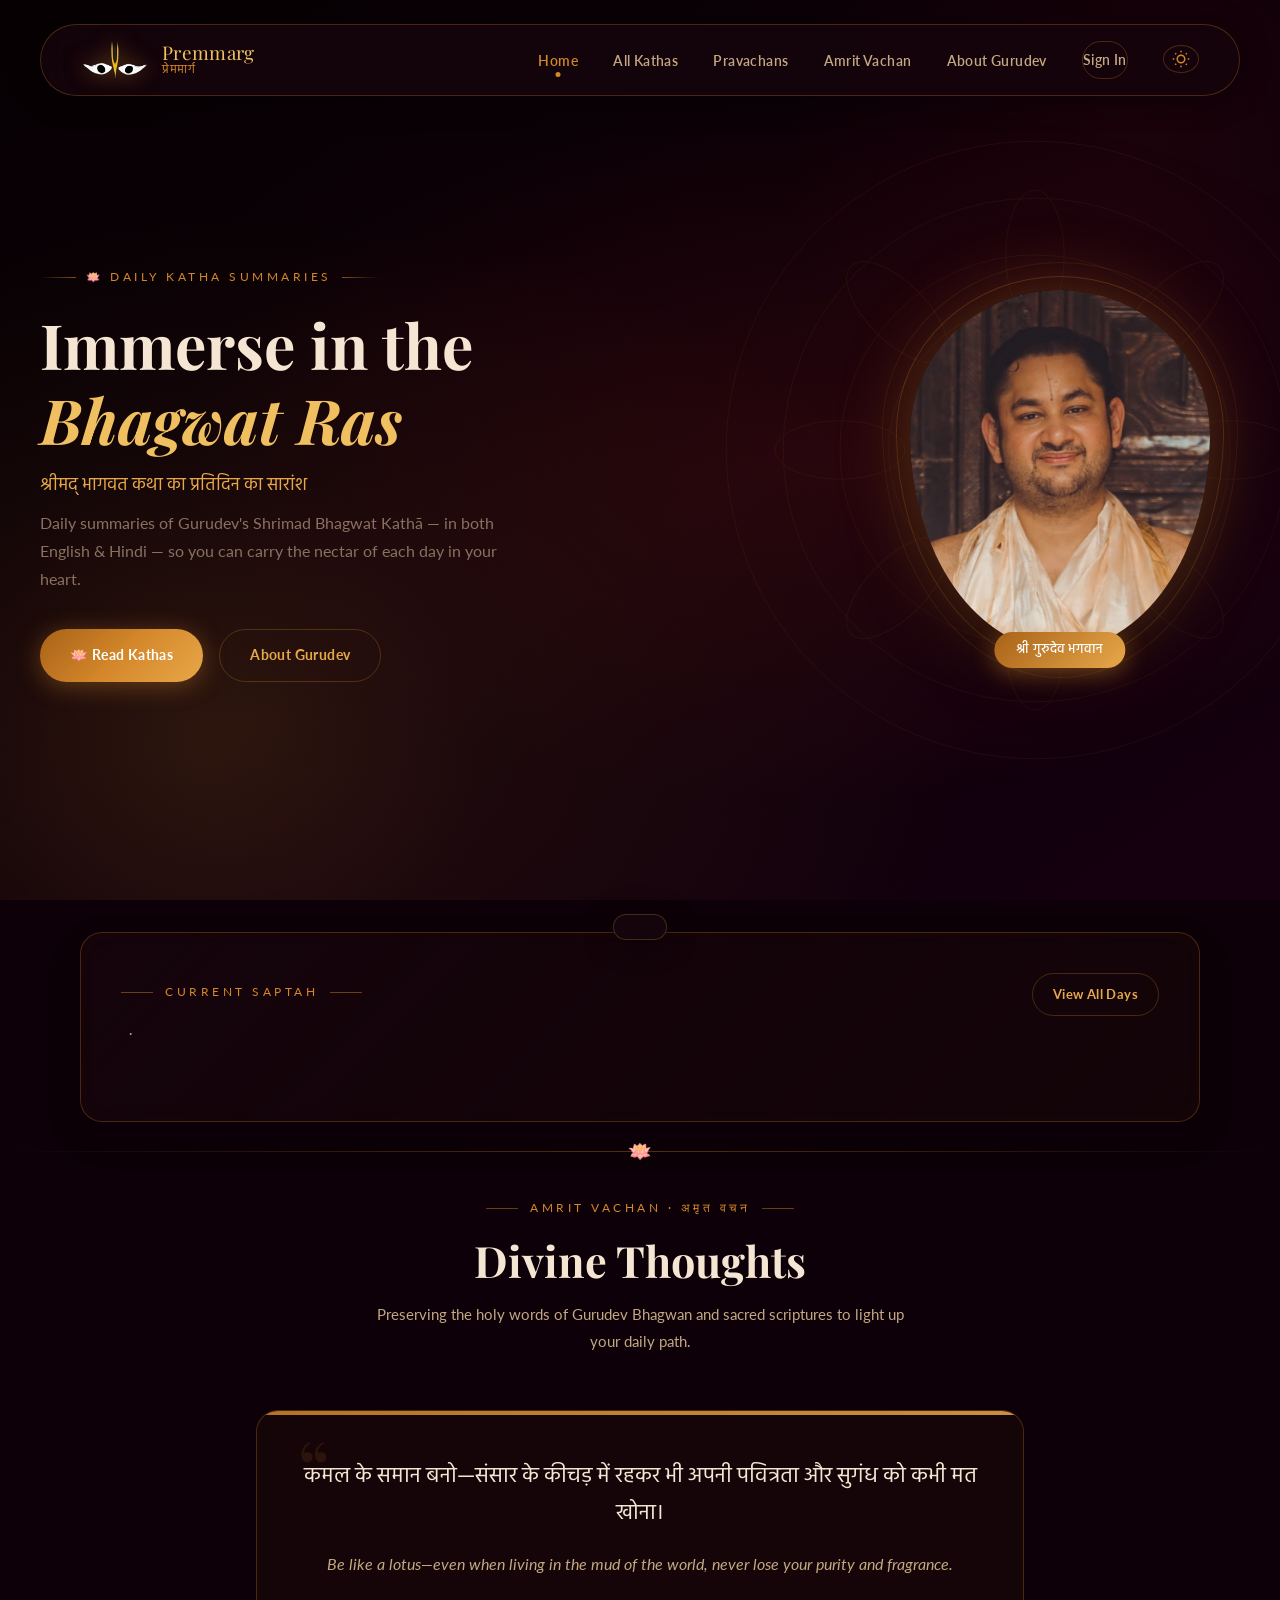
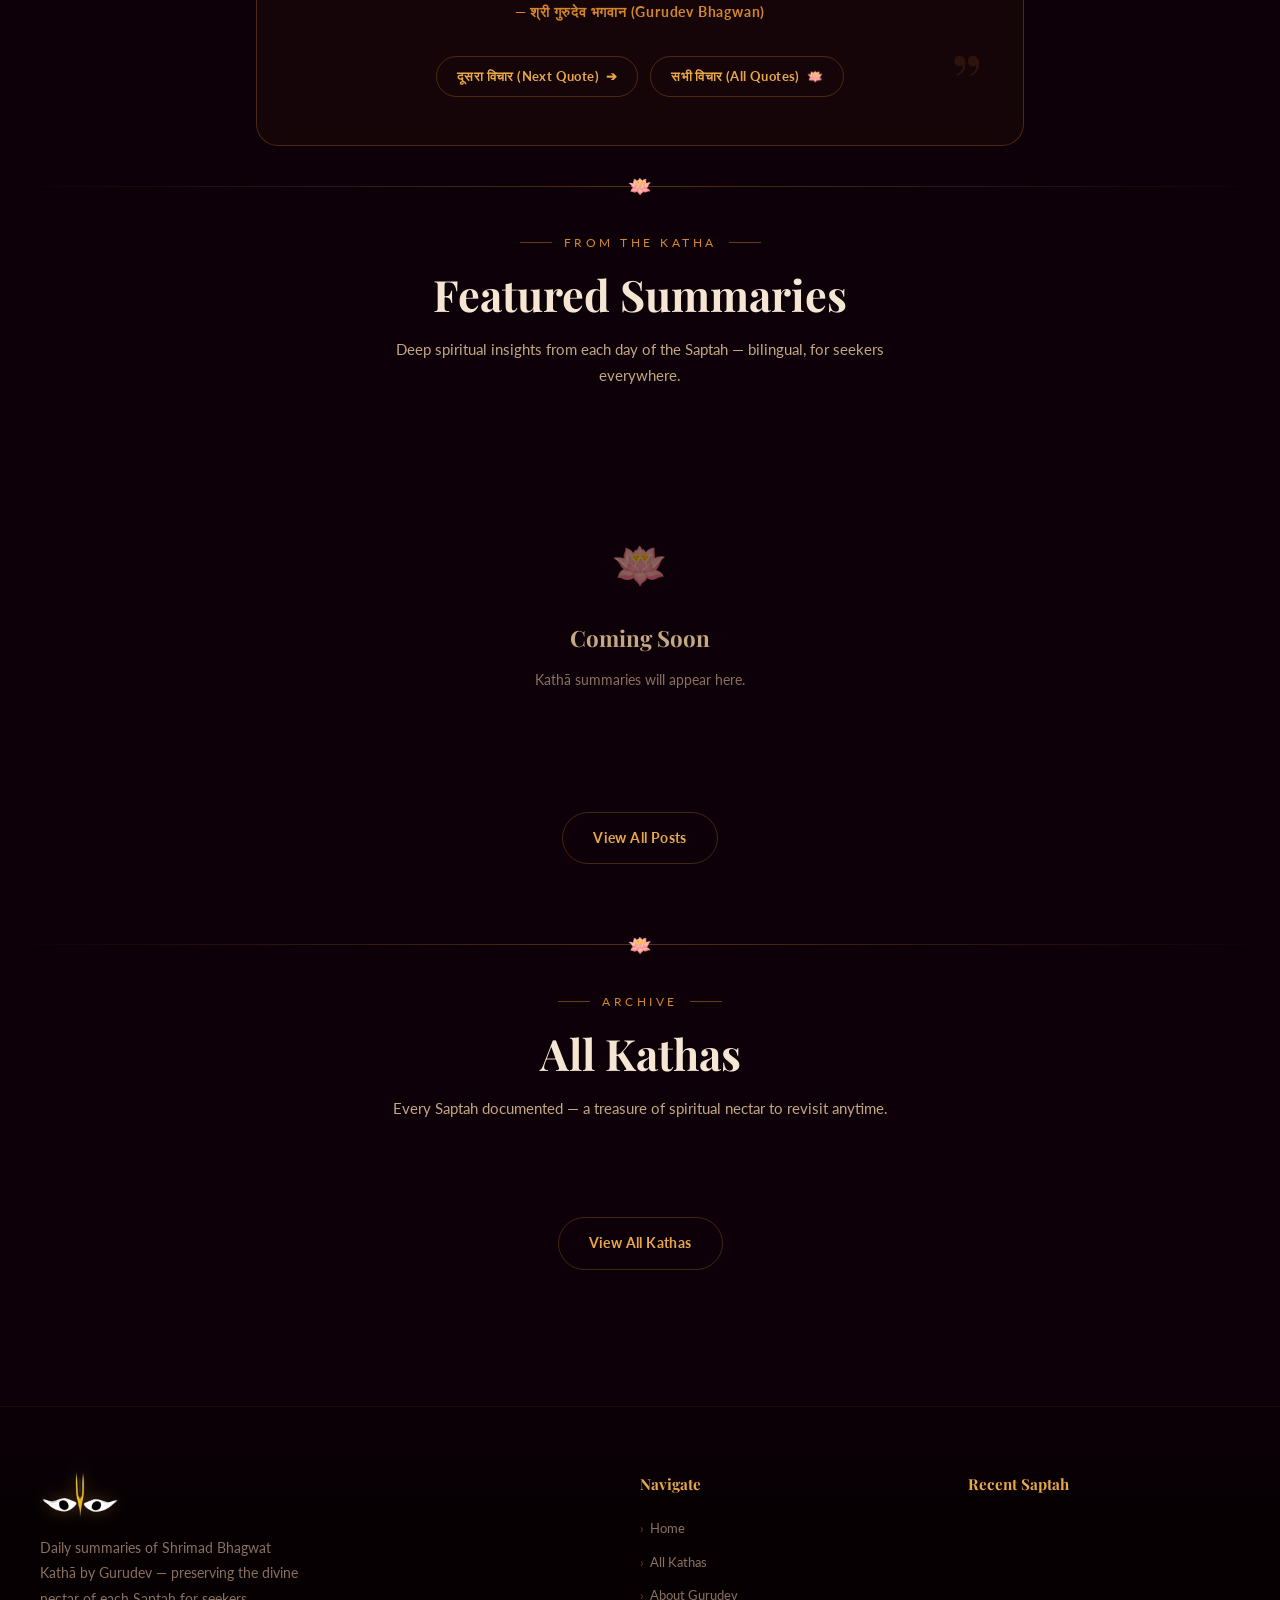
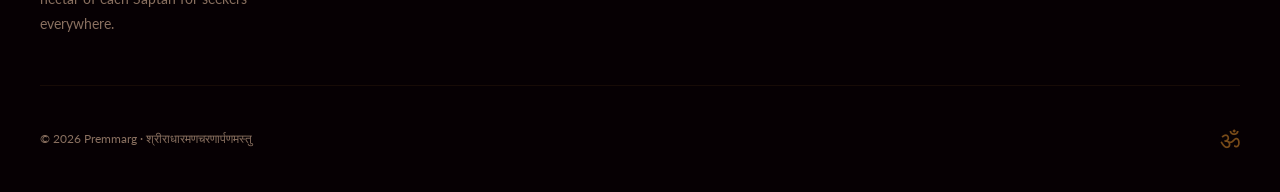
<file: index.html>
<!DOCTYPE html>
<html lang="en">
<head>
  <meta charset="UTF-8">
  <meta name="viewport" content="width=device-width, initial-scale=1.0">
  <title>Premmarg – Shrimad Bhagwat Kathā Summaries</title>
  <meta name="description" content="Daily summaries of Shrimad Bhagwat Kathā by Gurudev — in English and Hindi. Immerse in the nectar of Bhagwat Ras.">
  <link rel="stylesheet" href="css/style.css?v=2.7">
  <link rel="icon" type="image/png" sizes="32x32" href="uploads/favicon.png?v=3.1">
  <link rel="apple-touch-icon" sizes="180x180" href="uploads/apple-touch-icon.png?v=3.1">
  <script>
    (function() {
      var theme = localStorage.getItem('premmarg-theme') || 'dark';
      document.documentElement.setAttribute('data-theme', theme);
    })();
  </script>
</head>
<body data-page="home">

<!-- Lotus particles -->
<div class="page-bg"></div>
<div class="lotus-particles"></div>

<!-- Navbar -->
<nav class="navbar">
  <a href="index.html" class="nav-brand">
    <img src="uploads/premmarg_logo.png?v=3.1" alt="Premmarg" class="nav-logo">
    <div class="nav-brand-text">
      <span class="nav-brand-name">Premmarg</span>
      <span class="nav-brand-hi">प्रेममार्ग</span>
    </div>
  </a>
  <ul class="nav-links">
    <li><a href="index.html">Home</a></li>
    <li><a href="kathas.html">All Kathas</a></li>
    <li><a href="pravachans.html">Pravachans</a></li>
    <li><a href="quotes.html">Amrit Vachan</a></li>
    <li><a href="about.html">About Gurudev</a></li>
    <li>
      <button id="theme-toggle" class="btn-ghost" style="padding:4px 8px; border:1px solid var(--glass-border); border-radius:50%;" aria-label="Toggle Theme">
        <svg width="18" height="18" viewBox="0 0 24 24" fill="none" stroke="currentColor" stroke-width="2"><path d="M21 12.79A9 9 0 1 1 11.21 3 7 7 0 0 0 21 12.79z"></path></svg>
      </button>
    </li>
  </ul>
  <button class="nav-hamburger" aria-label="Menu" aria-expanded="false">
    <span></span><span></span><span></span>
  </button>
</nav>

<!-- HERO -->
<section class="hero">
  <div class="hero-glow"></div>
  <!-- SVG mandala in hero-mandala div -->
  <div class="hero-mandala">
    <svg viewBox="0 0 400 400" fill="none" stroke="#d4872a" stroke-width="0.6" xmlns="http://www.w3.org/2000/svg">
      <circle cx="200" cy="200" r="190"/>
      <circle cx="200" cy="200" r="155"/>
      <circle cx="200" cy="200" r="120"/>
      <circle cx="200" cy="200" r="90"/>
      <circle cx="200" cy="200" r="60"/>
      <!-- 8 petals -->
      <ellipse cx="200" cy="80" rx="18" ry="40" transform="rotate(0,200,200)"/>
      <ellipse cx="200" cy="80" rx="18" ry="40" transform="rotate(45,200,200)"/>
      <ellipse cx="200" cy="80" rx="18" ry="40" transform="rotate(90,200,200)"/>
      <ellipse cx="200" cy="80" rx="18" ry="40" transform="rotate(135,200,200)"/>
      <ellipse cx="200" cy="80" rx="18" ry="40" transform="rotate(180,200,200)"/>
      <ellipse cx="200" cy="80" rx="18" ry="40" transform="rotate(225,200,200)"/>
      <ellipse cx="200" cy="80" rx="18" ry="40" transform="rotate(270,200,200)"/>
      <ellipse cx="200" cy="80" rx="18" ry="40" transform="rotate(315,200,200)"/>
    </svg>
  </div>

  <div class="hero-inner">
    <div class="hero-text">
      <div class="hero-badge anim-hero-1">🪷 Daily Katha Summaries</div>
      <h1 class="hero-title anim-hero-2">
        Immerse in the<br><em>Bhagwat Ras</em>
      </h1>
      <p class="hero-hi anim-hero-3">श्रीमद् भागवत कथा का प्रतिदिन का सारांश</p>
      <p class="hero-desc anim-hero-3">Daily summaries of Gurudev's Shrimad Bhagwat Kathā — in both English &amp; Hindi — so you can carry the nectar of each day in your heart.</p>
      <div class="hero-actions anim-hero-4">
        <a href="kathas.html" class="btn btn-primary">🪷 Read Kathas</a>
        <a href="about.html" class="btn btn-outline">About Gurudev</a>
      </div>
    </div>

    <div class="hero-img-wrap anim-hero-5">
      <div class="hero-img-ring">
        <img src="uploads/gurudev.jpg" alt="Gurudev – Shrimad Bhagwat Katha">
        <div class="hero-img-label">श्री गुरुदेव भगवान</div>
      </div>
    </div>
  </div>
</section>

<!-- LATEST SAPTAH STRIP -->
<div style="max-width:1200px;margin:2rem auto 1.8rem;padding:0 2.5rem;">
  <div class="latest-saptah-strip reveal" id="latest-saptah-wrap">
    <div class="strip-header">
      <div>
        <div class="section-label" style="text-align:left;justify-content:flex-start;">Current Saptah</div>
        <h2 class="section-title" id="latest-saptah-title" style="font-size:1.6rem;margin-bottom:0.3rem;">
          <span class="strip-saptah-title"></span>
        </h2>
        <div class="strip-meta">
          <span class="strip-saptah-loc"></span>
          <span>·</span>
          <span class="strip-saptah-year"></span>
        </div>
        <p style="font-family:var(--font-hindi);color:var(--saffron);font-size:0.95rem;margin-top:0.3rem;" class="strip-saptah-title-hi"></p>
      </div>
      <a href="#" class="btn btn-sm btn-outline strip-saptah-link">View All Days</a>
    </div>
    <div class="strip-days" id="strip-days"></div>
  </div>
</div>

<hr class="hr-gold">

<!-- DAILY QUOTES (AMRIT VACHAN) -->
<section class="section section-quotes" style="padding: 1.8rem 1.4rem 2rem;">
  <div class="section-header">
    <div class="section-label">Amrit Vachan · अमृत वचन</div>
    <h2 class="section-title">Divine Thoughts</h2>
    <p class="section-desc">Preserving the holy words of Gurudev Bhagwan and sacred scriptures to light up your daily path.</p>
  </div>
  
  <div class="quotes-container">
    <div class="glass-card quote-card reveal">
      <div class="quote-symbol quote-open">“</div>
      <div class="quote-content-wrap">
        <p class="quote-text-hi font-hindi" id="quote-hi" style="transition: opacity 0.25s;">कमल के समान बनो—संसार के कीचड़ में रहकर भी अपनी पवित्रता और सुगंध को कभी मत खोना।</p>
        <p class="quote-text-en" id="quote-en" style="transition: opacity 0.25s;">Be like a lotus—even when living in the mud of the world, never lose your purity and fragrance.</p>
        <div class="quote-source" id="quote-source" style="transition: opacity 0.25s;">— श्री गुरुदेव भगवान (Gurudev Bhagwan)</div>
      </div>
      <div class="quote-symbol quote-close">”</div>
      
      <div style="display:flex; gap:12px; flex-wrap:wrap; justify-content:center; margin-top:0.5rem; width:100%; position:relative; z-index:3;">
        <button class="btn btn-sm btn-outline" id="next-quote-btn" style="border-radius: var(--radius-full); padding: 8px 20px;">
          दूसरा विचार (Next Quote) &nbsp;➔
        </button>
        <a href="quotes.html" class="btn btn-sm btn-outline" style="border-radius: var(--radius-full); padding: 8px 20px; text-decoration:none; display:inline-flex; align-items:center;">
          सभी विचार (All Quotes) &nbsp;🪷
        </a>
      </div>
    </div>
  </div>
</section>

<hr class="hr-gold">

<!-- FEATURED POSTS -->
<section class="section">
  <div class="section-header">
    <div class="section-label">From the Katha</div>
    <h2 class="section-title">Featured Summaries</h2>
    <p class="section-desc">Deep spiritual insights from each day of the Saptah — bilingual, for seekers everywhere.</p>
  </div>
  <div id="featured-posts-wrap"></div>
  <div class="text-center" style="margin-top:2.5rem;">
    <a href="kathas.html" class="btn btn-outline">View All Posts</a>
  </div>
</section>

<hr class="hr-gold">

<!-- ALL SAPTAHS -->
<section class="section">
  <div class="section-header">
    <div class="section-label">Archive</div>
    <h2 class="section-title">All Kathas</h2>
    <p class="section-desc">Every Saptah documented — a treasure of spiritual nectar to revisit anytime.</p>
  </div>
  <div id="all-saptahs-wrap"></div>
  <div class="text-center" style="margin-top:2.5rem;">
    <a href="kathas.html" class="btn btn-outline">View All Kathas</a>
  </div>
</section>

<!-- FOOTER -->
<footer>
  <div class="footer-inner">
    <div class="footer-brand">
      <img src="uploads/premmarg_logo.png?v=3.1" alt="Premmarg" class="footer-brand-logo">
      <p>Daily summaries of Shrimad Bhagwat Kathā by Gurudev — preserving the divine nectar of each Saptah for seekers everywhere.</p>
    </div>
    <div class="footer-col">
      <h4>Navigate</h4>
      <ul>
        <li><a href="index.html">Home</a></li>
        <li><a href="kathas.html">All Kathas</a></li>
        <li><a href="about.html">About Gurudev</a></li>
      </ul>
    </div>
    <div class="footer-col">
      <h4>Recent Saptah</h4>
      <ul id="footer-saptahs"></ul>
    </div>
  </div>
  <div class="footer-bottom">
    <span>© 2026 Premmarg · श्रीराधारमणचरणार्पणमस्तु</span>
    <span class="footer-om">ॐ</span>
  </div>
</footer>

<div id="toast"></div>
<script src="js/data.js?v=2.6"></script>
<script src="js/app.js?v=2.6"></script>
</body>
</html>
</file>
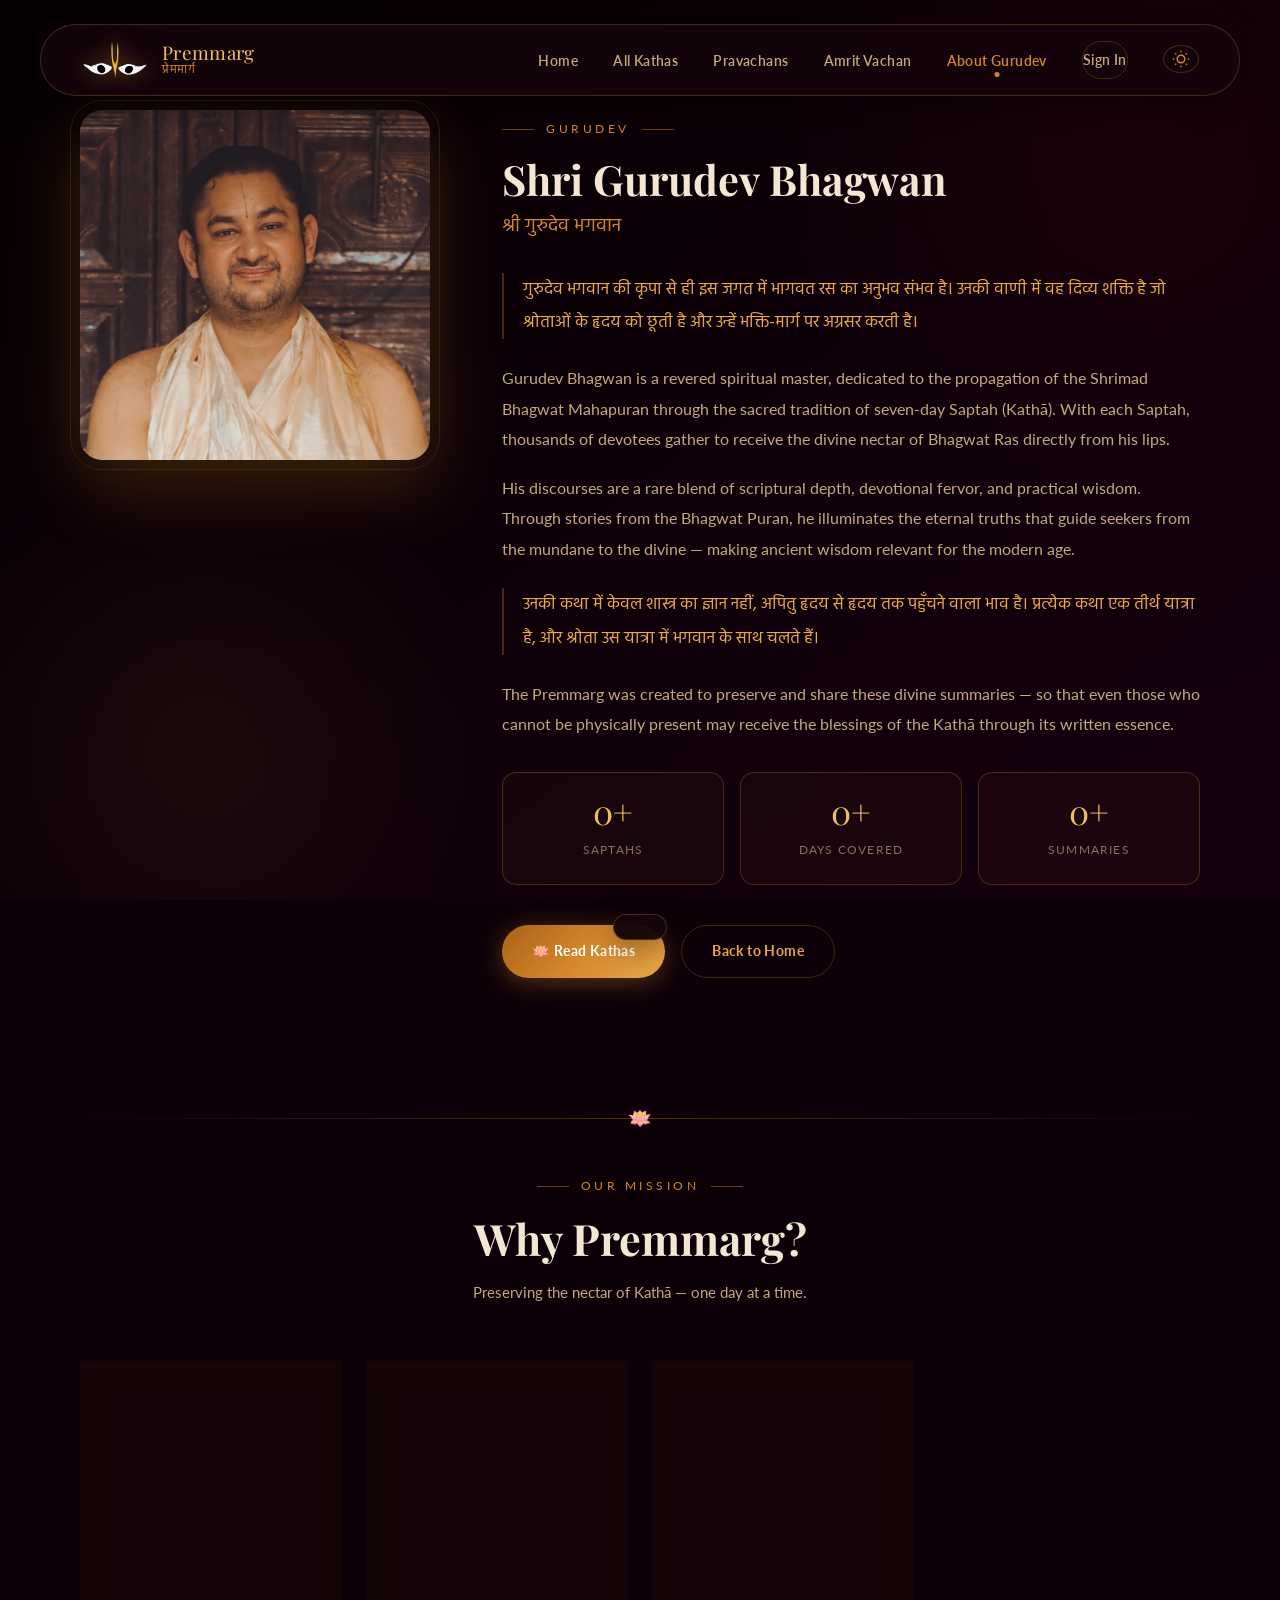
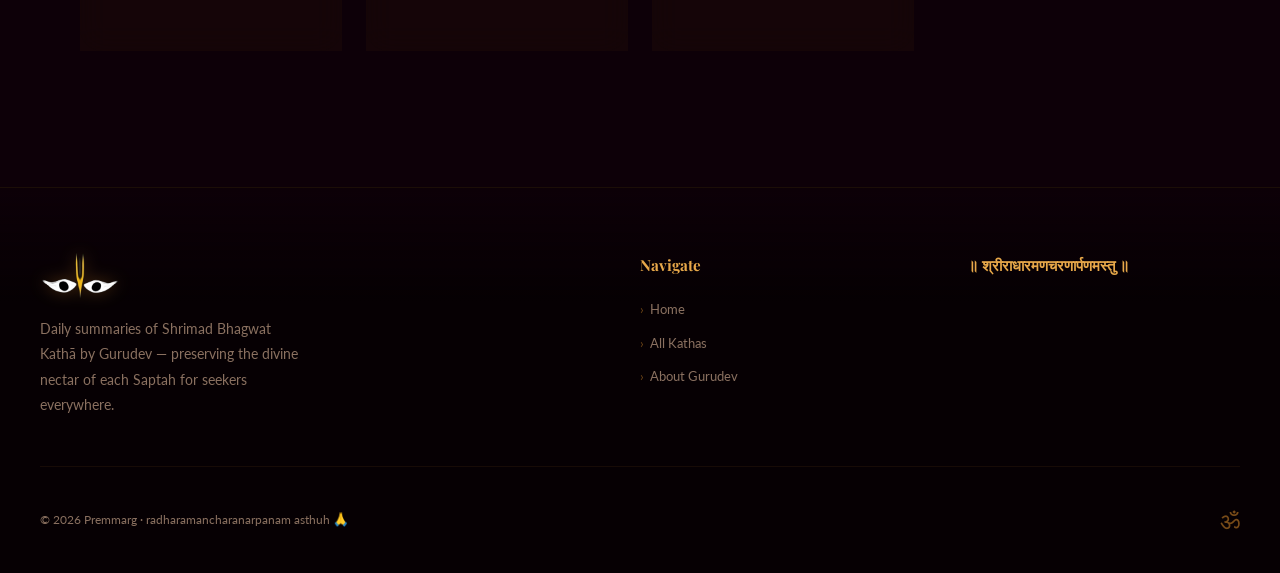
<file: about.html>
<!DOCTYPE html>
<html lang="en">
<head>
  <meta charset="UTF-8">
  <meta name="viewport" content="width=device-width, initial-scale=1.0">
  <title>About Gurudev – Premmarg</title>
  <meta name="description" content="Learn about Gurudev — the spiritual master behind the Shrimad Bhagwat Kathā summaries on Premmarg.">
  <link rel="stylesheet" href="css/style.css?v=2.7">
  <link rel="icon" type="image/png" sizes="32x32" href="uploads/favicon.png?v=3.1">
  <link rel="apple-touch-icon" sizes="180x180" href="uploads/apple-touch-icon.png?v=3.1">
  <script>
    (function() {
      var theme = localStorage.getItem('premmarg-theme') || 'dark';
      document.documentElement.setAttribute('data-theme', theme);
    })();
  </script>
</head>
<body data-page="about">

<div class="page-bg"></div>
<div class="lotus-particles"></div>

<nav class="navbar">
  <a href="index.html" class="nav-brand">
    <img src="uploads/premmarg_logo.png?v=3.1" alt="Premmarg" class="nav-logo">
    <div class="nav-brand-text">
      <span class="nav-brand-name">Premmarg</span>
      <span class="nav-brand-hi">प्रेममार्ग</span>
    </div>
  </a>
  <ul class="nav-links">
    <li><a href="index.html">Home</a></li>
    <li><a href="kathas.html">All Kathas</a></li>
    <li><a href="pravachans.html">Pravachans</a></li>
    <li><a href="quotes.html">Amrit Vachan</a></li>
    <li><a href="about.html">About Gurudev</a></li>
    <li>
      <button id="theme-toggle" class="btn-ghost" style="padding:4px 8px; border:1px solid var(--glass-border); border-radius:50%;" aria-label="Toggle Theme">
        <svg width="18" height="18" viewBox="0 0 24 24" fill="none" stroke="currentColor" stroke-width="2"><path d="M21 12.79A9 9 0 1 1 11.21 3 7 7 0 0 0 21 12.79z"></path></svg>
      </button>
    </li>
  </ul>
  <button class="nav-hamburger" aria-label="Menu" aria-expanded="false">
    <span></span><span></span><span></span>
  </button>
</nav>

<!-- About Hero -->
<div class="about-hero">
  <div class="about-img-frame reveal">
    <img src="uploads/gurudev.jpg" alt="Gurudev – Shrimad Bhagwat Katha">
  </div>

  <div class="about-content reveal reveal-delay-1">
    <div class="section-label" style="justify-content:flex-start;">Gurudev</div>
    <h1 class="about-name">Shri Gurudev Bhagwan</h1>
    <p class="about-name-hi">श्री गुरुदेव भगवान</p>

    <div class="about-bio">
      <p class="hindi-para">
        गुरुदेव भगवान की कृपा से ही इस जगत में भागवत रस का अनुभव संभव है। उनकी वाणी में वह दिव्य शक्ति है जो श्रोताओं के हृदय को छूती है और उन्हें भक्ति-मार्ग पर अग्रसर करती है।
      </p>
      <p>
        Gurudev Bhagwan is a revered spiritual master, dedicated to the propagation of the Shrimad Bhagwat Mahapuran through the sacred tradition of seven-day Saptah (Kathā). With each Saptah, thousands of devotees gather to receive the divine nectar of Bhagwat Ras directly from his lips.
      </p>
      <p>
        His discourses are a rare blend of scriptural depth, devotional fervor, and practical wisdom. Through stories from the Bhagwat Puran, he illuminates the eternal truths that guide seekers from the mundane to the divine — making ancient wisdom relevant for the modern age.
      </p>
      <p class="hindi-para">
        उनकी कथा में केवल शास्त्र का ज्ञान नहीं, अपितु हृदय से हृदय तक पहुँचने वाला भाव है। प्रत्येक कथा एक तीर्थ यात्रा है, और श्रोता उस यात्रा में भगवान के साथ चलते हैं।
      </p>
      <p>
        The Premmarg was created to preserve and share these divine summaries — so that even those who cannot be physically present may receive the blessings of the Kathā through its written essence.
      </p>
    </div>

    <!-- Stats -->
    <div class="about-stats">
      <div class="stat-box reveal reveal-delay-1">
        <span class="stat-num" id="stat-saptahs">2+</span>
        <span class="stat-lbl">Saptahs</span>
      </div>
      <div class="stat-box reveal reveal-delay-2">
        <span class="stat-num" id="stat-days">7+</span>
        <span class="stat-lbl">Days Covered</span>
      </div>
      <div class="stat-box reveal reveal-delay-3">
        <span class="stat-num" id="stat-posts">4+</span>
        <span class="stat-lbl">Summaries</span>
      </div>
    </div>

    <div style="margin-top:2.5rem;display:flex;gap:1rem;flex-wrap:wrap;">
      <a href="kathas.html" class="btn btn-primary">🪷 Read Kathas</a>
      <a href="index.html" class="btn btn-outline">Back to Home</a>
    </div>
  </div>
</div>

<!-- Mission Section -->
<section class="section">
  <hr class="hr-gold" style="margin-bottom:3rem;">
  <div class="section-header">
    <div class="section-label">Our Mission</div>
    <h2 class="section-title">Why Premmarg?</h2>
    <p class="section-desc">Preserving the nectar of Kathā — one day at a time.</p>
  </div>
  <div style="display:grid;grid-template-columns:repeat(auto-fill,minmax(260px,1fr));gap:1.5rem;">
    <div class="glass-card reveal" style="padding:2rem;">
      <div style="font-size:2rem;margin-bottom:1rem;">🪷</div>
      <h3 style="font-family:var(--font-heading);color:var(--saffron-light);margin-bottom:0.6rem;">Preserve Katha Saar</h3>
      <p style="font-size:0.88rem;color:var(--text-muted);line-height:1.8;">Every day of Gurudev's Saptah is a river of wisdom. We capture its essence so it is never lost.</p>
    </div>
    <div class="glass-card reveal reveal-delay-1" style="padding:2rem;">
      <div style="font-size:2rem;margin-bottom:1rem;">🌐</div>
      <h3 style="font-family:var(--font-heading);color:var(--saffron-light);margin-bottom:0.6rem;">Bilingual — हिंदी &amp; English</h3>
      <p style="font-size:0.88rem;color:var(--text-muted);line-height:1.8;">Each summary is available in both English and Hindi, so seekers everywhere can benefit.</p>
    </div>
    <div class="glass-card reveal reveal-delay-2" style="padding:2rem;">
      <div style="font-size:2rem;margin-bottom:1rem;">📿</div>
      <h3 style="font-family:var(--font-heading);color:var(--saffron-light);margin-bottom:0.6rem;">Seva &amp; Devotion</h3>
      <p style="font-size:0.88rem;color:var(--text-muted);line-height:1.8;">This blog is a seva — an act of devotion. No ads, no distractions. Only pure Bhagwat Ras.</p>
    </div>
  </div>
</section>

<footer>
  <div class="footer-inner">
    <div class="footer-brand">
      <img src="uploads/premmarg_logo.png?v=3.1" alt="Premmarg" class="footer-brand-logo">
      <p>Daily summaries of Shrimad Bhagwat Kathā by Gurudev — preserving the divine nectar of each Saptah for seekers everywhere.</p>
    </div>
    <div class="footer-col">
      <h4>Navigate</h4>
      <ul>
        <li><a href="index.html">Home</a></li>
        <li><a href="kathas.html">All Kathas</a></li>
        <li><a href="about.html">About Gurudev</a></li>
      </ul>
    </div>
    <div class="footer-col">
      <h4>॥ श्रीराधारमणचरणार्पणमस्तु ॥</h4>
    </div>
  </div>
  <div class="footer-bottom">
    <span>© 2026 Premmarg · radharamancharanarpanam asthuh 🙏</span>
    <span class="footer-om">ॐ</span>
  </div>
</footer>

<div id="toast"></div>
<script src="js/data.js?v=2.6"></script>
<script src="js/app.js?v=2.6"></script>
</body>
</html>
</file>
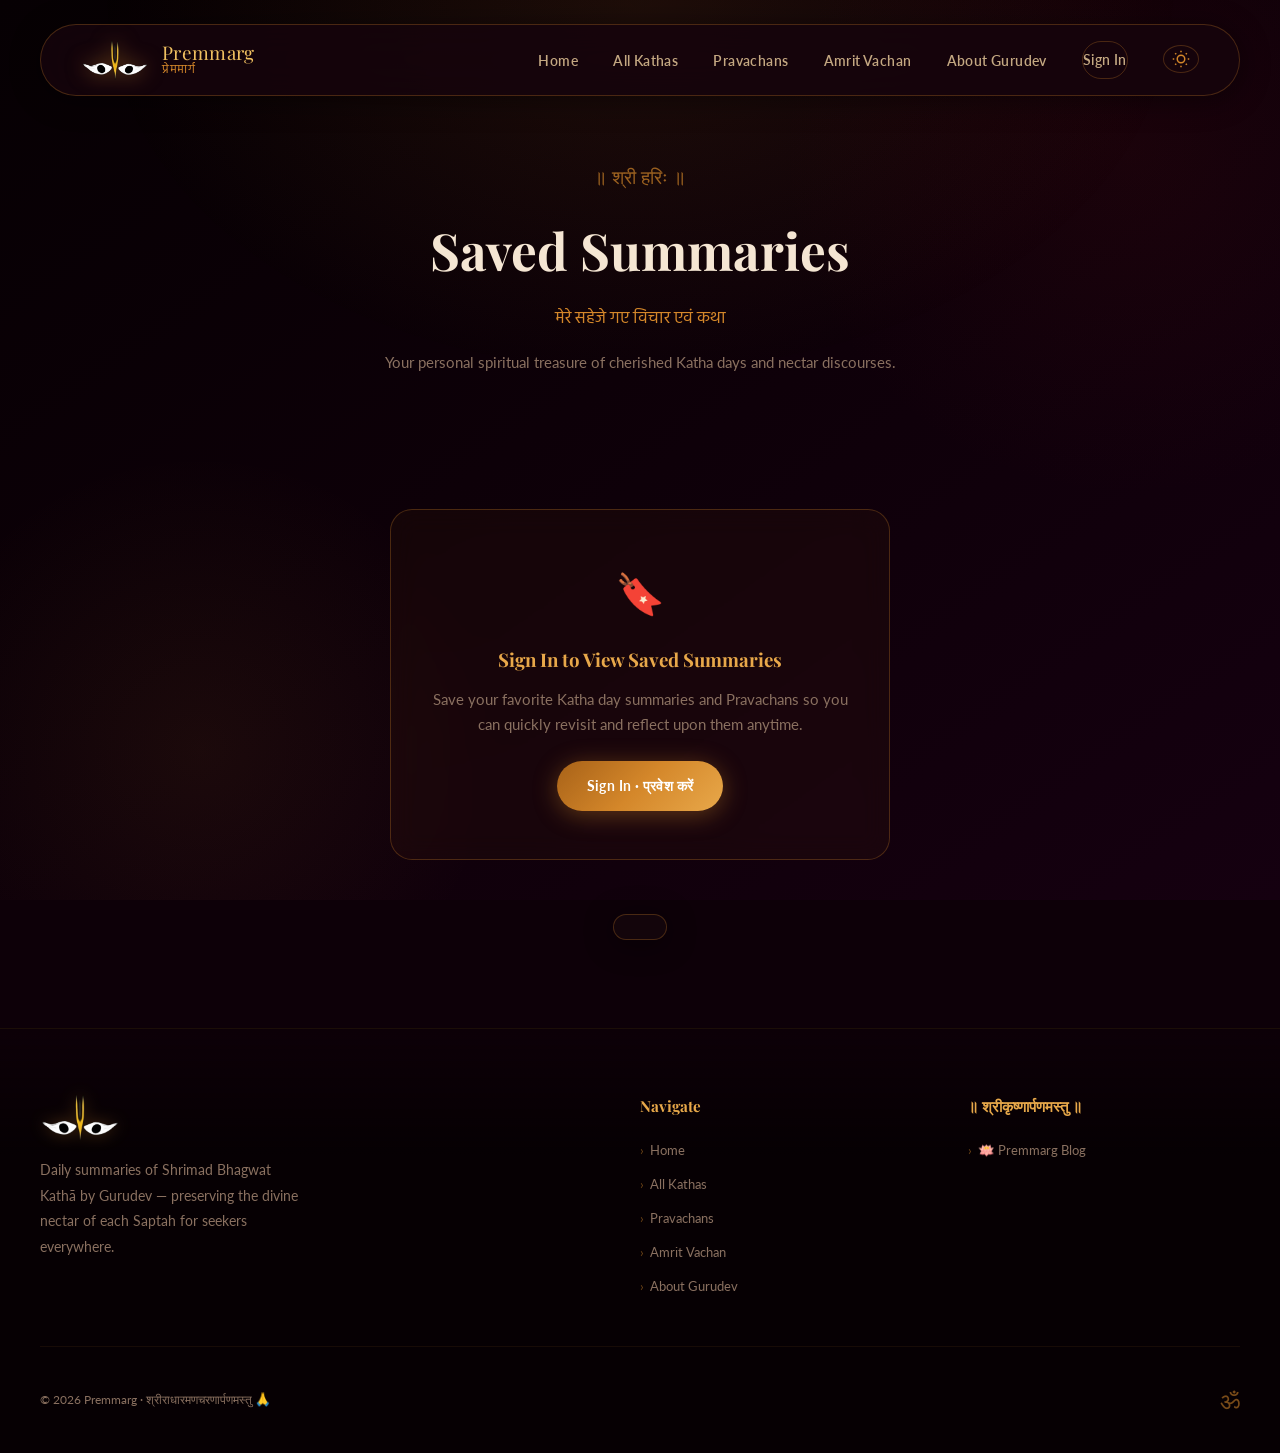
<file: bookmarks.html>
<!DOCTYPE html>
<html lang="en">
<head>
  <meta charset="UTF-8">
  <meta name="viewport" content="width=device-width, initial-scale=1.0">
  <title>Saved Summaries – Premmarg</title>
  <meta name="description" content="Access your saved Shrimad Bhagwat Katha summaries and pravachans on Premmarg.">
  <link rel="stylesheet" href="css/style.css?v=2.7">
  <link rel="icon" type="image/png" sizes="32x32" href="uploads/favicon.png?v=3.1">
  <link rel="apple-touch-icon" sizes="180x180" href="uploads/apple-touch-icon.png?v=3.1">
  <script>
    (function() {
      var theme = localStorage.getItem('premmarg-theme') || 'dark';
      document.documentElement.setAttribute('data-theme', theme);
    })();
  </script>
</head>
<body data-page="bookmarks">

<div class="page-bg"></div>
<div class="lotus-particles"></div>

<nav class="navbar">
  <a href="index.html" class="nav-brand">
    <img src="uploads/premmarg_logo.png?v=3.1" alt="Premmarg" class="nav-logo">
    <div class="nav-brand-text">
      <span class="nav-brand-name">Premmarg</span>
      <span class="nav-brand-hi">प्रेममार्ग</span>
    </div>
  </a>
  <ul class="nav-links">
    <li><a href="index.html">Home</a></li>
    <li><a href="kathas.html">All Kathas</a></li>
    <li><a href="pravachans.html">Pravachans</a></li>
    <li><a href="quotes.html">Amrit Vachan</a></li>
    <li><a href="about.html">About Gurudev</a></li>
    <li>
      <button id="theme-toggle" class="btn-ghost" style="padding:4px 8px; border:1px solid var(--glass-border); border-radius:50%;" aria-label="Toggle Theme">
        <svg width="18" height="18" viewBox="0 0 24 24" fill="none" stroke="currentColor" stroke-width="2"><path d="M21 12.79A9 9 0 1 1 11.21 3 7 7 0 0 0 21 12.79z"></path></svg>
      </button>
    </li>
  </ul>
  <button class="nav-hamburger" aria-label="Menu" aria-expanded="false">
    <span></span><span></span><span></span>
  </button>
</nav>

<div class="page-banner">
  <div class="page-banner-om">॥ श्री हरिः ॥</div>
  <h1 class="page-banner-title">Saved Summaries</h1>
  <p class="page-banner-hi">मेरे सहेजे गए विचार एवं कथा</p>
  <p class="page-banner-desc">Your personal spiritual treasure of cherished Katha days and nectar discourses.</p>
</div>

<section class="section" style="padding-top:2rem;">
  <div style="max-width:1200px;margin:0 auto;padding:0 2.5rem;">
    <div id="bookmarks-wrap">
      <!-- Injected by JS -->
      <div class="empty-state">
        <div class="empty-icon">⏳</div>
        <p>Loading your saved summaries…</p>
      </div>
    </div>
  </div>
</section>

<footer>
  <div class="footer-inner">
    <div class="footer-brand">
      <img src="uploads/premmarg_logo.png?v=3.1" alt="Premmarg" class="footer-brand-logo">
      <p>Daily summaries of Shrimad Bhagwat Kathā by Gurudev — preserving the divine nectar of each Saptah for seekers everywhere.</p>
    </div>
    <div class="footer-col">
      <h4>Navigate</h4>
      <ul>
        <li><a href="index.html">Home</a></li>
        <li><a href="kathas.html">All Kathas</a></li>
        <li><a href="pravachans.html">Pravachans</a></li>
        <li><a href="quotes.html">Amrit Vachan</a></li>
        <li><a href="about.html">About Gurudev</a></li>
      </ul>
    </div>
    <div class="footer-col">
      <h4>॥ श्रीकृष्णार्पणमस्तु ॥</h4>
      <ul>
        <li><a href="index.html">🪷 Premmarg Blog</a></li>
      </ul>
    </div>
  </div>
  <div class="footer-bottom">
    <span>© 2026 Premmarg · श्रीराधारमणचरणार्पणमस्तु 🙏</span>
    <span class="footer-om">ॐ</span>
  </div>
</footer>

<div id="toast"></div>
<script src="js/data.js?v=2.6"></script>
<script src="js/app.js?v=2.6"></script>
</body>
</html>
</file>
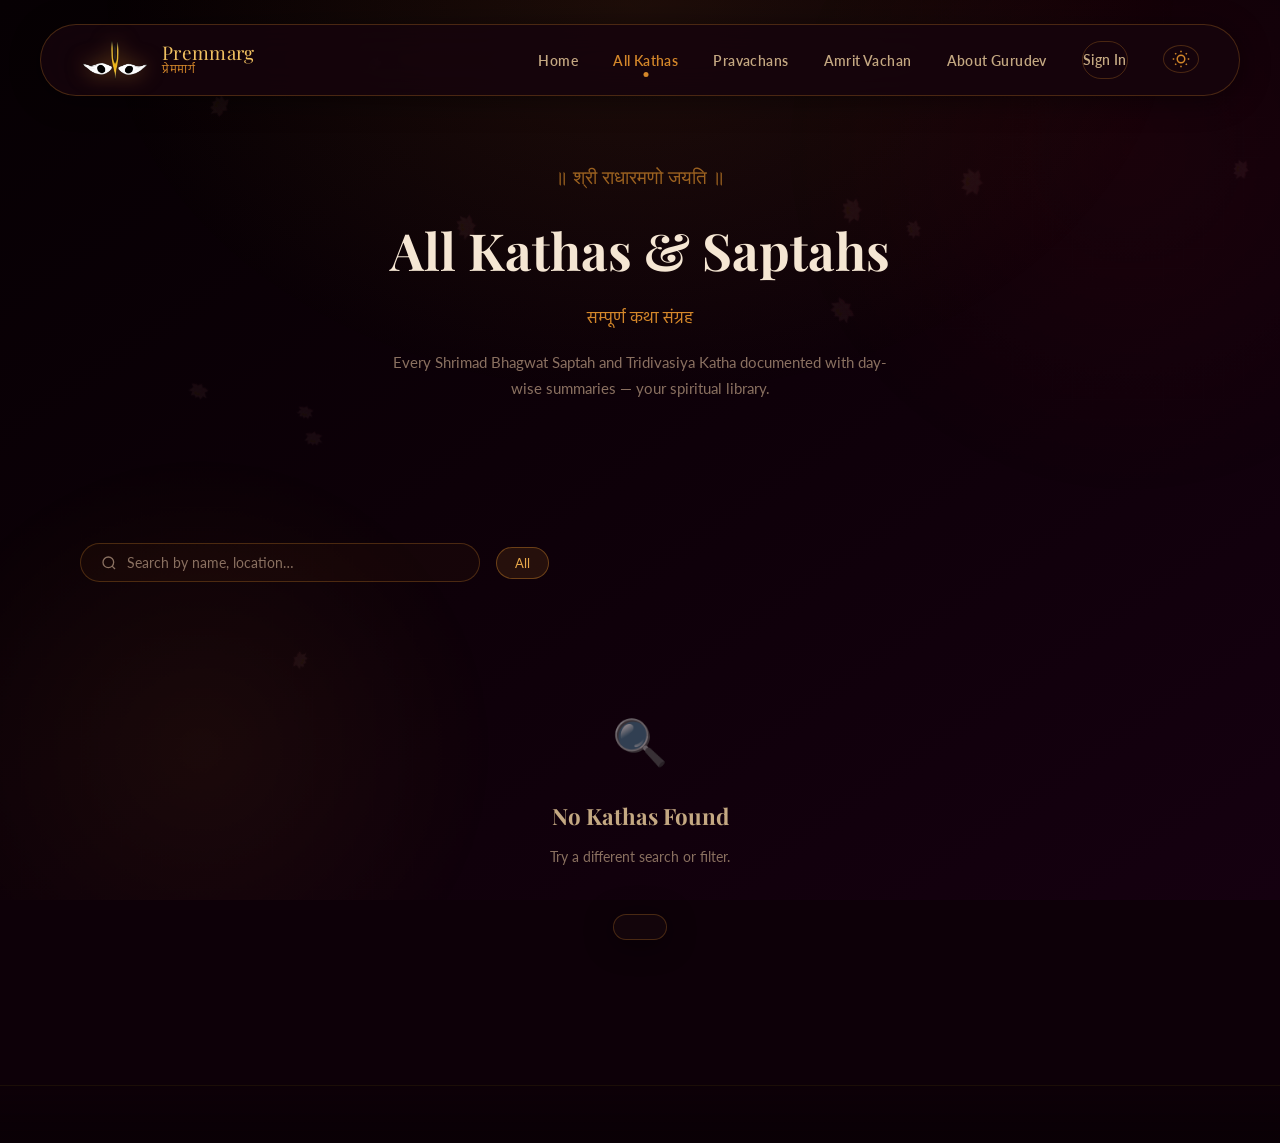
<file: katha.html>
<!DOCTYPE html>
<html lang="en">
<head>
  <meta charset="UTF-8">
  <meta name="viewport" content="width=device-width, initial-scale=1.0">
  <title>Kathā – Premmarg</title>
  <meta name="description" content="Explore all seven days of this Shrimad Bhagwat Kathā Saptah with daily summaries.">
  <link rel="stylesheet" href="css/style.css?v=2.7">
  <link rel="icon" type="image/png" sizes="32x32" href="uploads/favicon.png?v=3.1">
  <link rel="apple-touch-icon" sizes="180x180" href="uploads/apple-touch-icon.png?v=3.1">
  <script>
    (function() {
      var theme = localStorage.getItem('premmarg-theme') || 'dark';
      document.documentElement.setAttribute('data-theme', theme);
    })();
  </script>
</head>
<body data-page="katha">

<div class="page-bg"></div>
<div class="lotus-particles"></div>

<nav class="navbar">
  <a href="index.html" class="nav-brand">
    <img src="uploads/premmarg_logo.png?v=3.1" alt="Premmarg" class="nav-logo">
    <div class="nav-brand-text">
      <span class="nav-brand-name">Premmarg</span>
      <span class="nav-brand-hi">प्रेममार्ग</span>
    </div>
  </a>
  <ul class="nav-links">
    <li><a href="index.html">Home</a></li>
    <li><a href="kathas.html">All Kathas</a></li>
    <li><a href="pravachans.html">Pravachans</a></li>
    <li><a href="quotes.html">Amrit Vachan</a></li>
    <li><a href="about.html">About Gurudev</a></li>
    <li>
      <button id="theme-toggle" class="btn-ghost" style="padding:4px 8px; border:1px solid var(--glass-border); border-radius:50%;" aria-label="Toggle Theme">
        <svg width="18" height="18" viewBox="0 0 24 24" fill="none" stroke="currentColor" stroke-width="2"><path d="M21 12.79A9 9 0 1 1 11.21 3 7 7 0 0 0 21 12.79z"></path></svg>
      </button>
    </li>
  </ul>
  <button class="nav-hamburger" aria-label="Menu" aria-expanded="false">
    <span></span><span></span><span></span>
  </button>
</nav>

<!-- Katha Header -->
<div class="katha-hero">
  <nav class="katha-breadcrumb" aria-label="Breadcrumb">
    <a href="index.html">Home</a>
    <span>›</span>
    <a href="kathas.html">All Kathas</a>
    <span>›</span>
    <span id="katha-breadcrumb-title" style="color:var(--text-secondary);">Kathā</span>
  </nav>

  <div style="display:flex;align-items:flex-start;gap:1rem;flex-wrap:wrap;margin-bottom:0.4rem;">
    <span class="tag tag-day" id="katha-year-tag">2026</span>
    <span class="tag" style="background:rgba(212,135,42,0.1);border-color:rgba(212,135,42,0.25);color:var(--saffron-light);" id="katha-loc-tag">📍 Location</span>
    <span class="tag tag-hindi" id="katha-type-tag">सप्ताह</span>
  </div>

  <h1 class="katha-title" id="katha-title">Shrimad Bhagwat Kathā</h1>
  <p class="font-hindi" style="color:var(--saffron);font-size:1.1rem;margin-bottom:1rem;" id="katha-title-hi"></p>

  <div class="katha-meta-row">
    <span class="katha-meta-item">
      <svg width="14" height="14" viewBox="0 0 24 24" fill="none" stroke="currentColor" stroke-width="2"><path d="M21 10c0 7-9 13-9 13s-9-6-9-13a9 9 0 0 1 18 0z"/><circle cx="12" cy="10" r="3"/></svg>
      <span id="katha-location">Location</span>
    </span>
    <span class="katha-meta-item">
      <svg width="14" height="14" viewBox="0 0 24 24" fill="none" stroke="currentColor" stroke-width="2"><rect x="3" y="4" width="18" height="18" rx="2" ry="2"/><line x1="16" y1="2" x2="16" y2="6"/><line x1="8" y1="2" x2="8" y2="6"/><line x1="3" y1="10" x2="21" y2="10"/></svg>
      <span id="katha-year">Year</span>
    </span>
    <span class="katha-meta-item">
      <svg width="14" height="14" viewBox="0 0 24 24" fill="none" stroke="currentColor" stroke-width="2"><circle cx="12" cy="12" r="10"/><polyline points="12 6 12 12 16 14"/></svg>
      <span id="katha-duration">7 Days Saptah</span>
    </span>
  </div>

  <p class="katha-desc" id="katha-desc"></p>
</div>

<!-- Main layout -->
<div class="katha-layout">
  <!-- Timeline -->
  <div>
    <h2 style="font-family:var(--font-heading);font-size:1.3rem;color:var(--saffron-light);margin-bottom:1.5rem;display:flex;align-items:center;gap:10px;">
      <svg width="18" height="18" viewBox="0 0 24 24" fill="none" stroke="currentColor" stroke-width="2"><circle cx="12" cy="12" r="10"/><polyline points="12 6 12 12 16 14"/></svg>
      Day-wise Journey
    </h2>
    <div class="day-timeline" id="timeline-wrap"></div>
  </div>

  <!-- Sidebar -->
  <div>
    <div class="glass-card katha-sidebar-card">
      <div class="sidebar-title">
        <svg width="16" height="16" viewBox="0 0 24 24" fill="none" stroke="currentColor" stroke-width="2"><path d="M14 2H6a2 2 0 0 0-2 2v16a2 2 0 0 0 2 2h12a2 2 0 0 0 2-2V8z"/><polyline points="14 2 14 8 20 8"/></svg>
        Recent Posts
      </div>
      <div id="sidebar-posts"></div>
      <a href="kathas.html" class="btn btn-sm btn-outline" style="margin-top:1.5rem;width:100%;justify-content:center;">All Kathas</a>
    </div>
  </div>
</div>

<footer>
  <div class="footer-inner">
    <div class="footer-brand">
      <img src="uploads/premmarg_logo.png?v=3.1" alt="Premmarg" class="footer-brand-logo">
      <p>Daily summaries of Shrimad Bhagwat Kathā — preserving the divine nectar of each Saptah.</p>
    </div>
    <div class="footer-col">
      <h4>Navigate</h4>
      <ul>
        <li><a href="index.html">Home</a></li>
        <li><a href="kathas.html">All Kathas</a></li>
        <li><a href="about.html">About Gurudev</a></li>
      </ul>
    </div>
    <div class="footer-col">
      <h4>Recent Saptah</h4>
      <ul id="footer-saptahs"></ul>
    </div>
  </div>
  <div class="footer-bottom">
    <span>© 2026 Premmarg · श्रीराधारमणचरणार्पणमस्तु 🙏</span>
    <span class="footer-om">ॐ</span>
  </div>
</footer>

<div id="toast"></div>
<script src="js/data.js?v=2.6"></script>
<script src="js/app.js?v=2.6"></script>
</body>
</html>
</file>
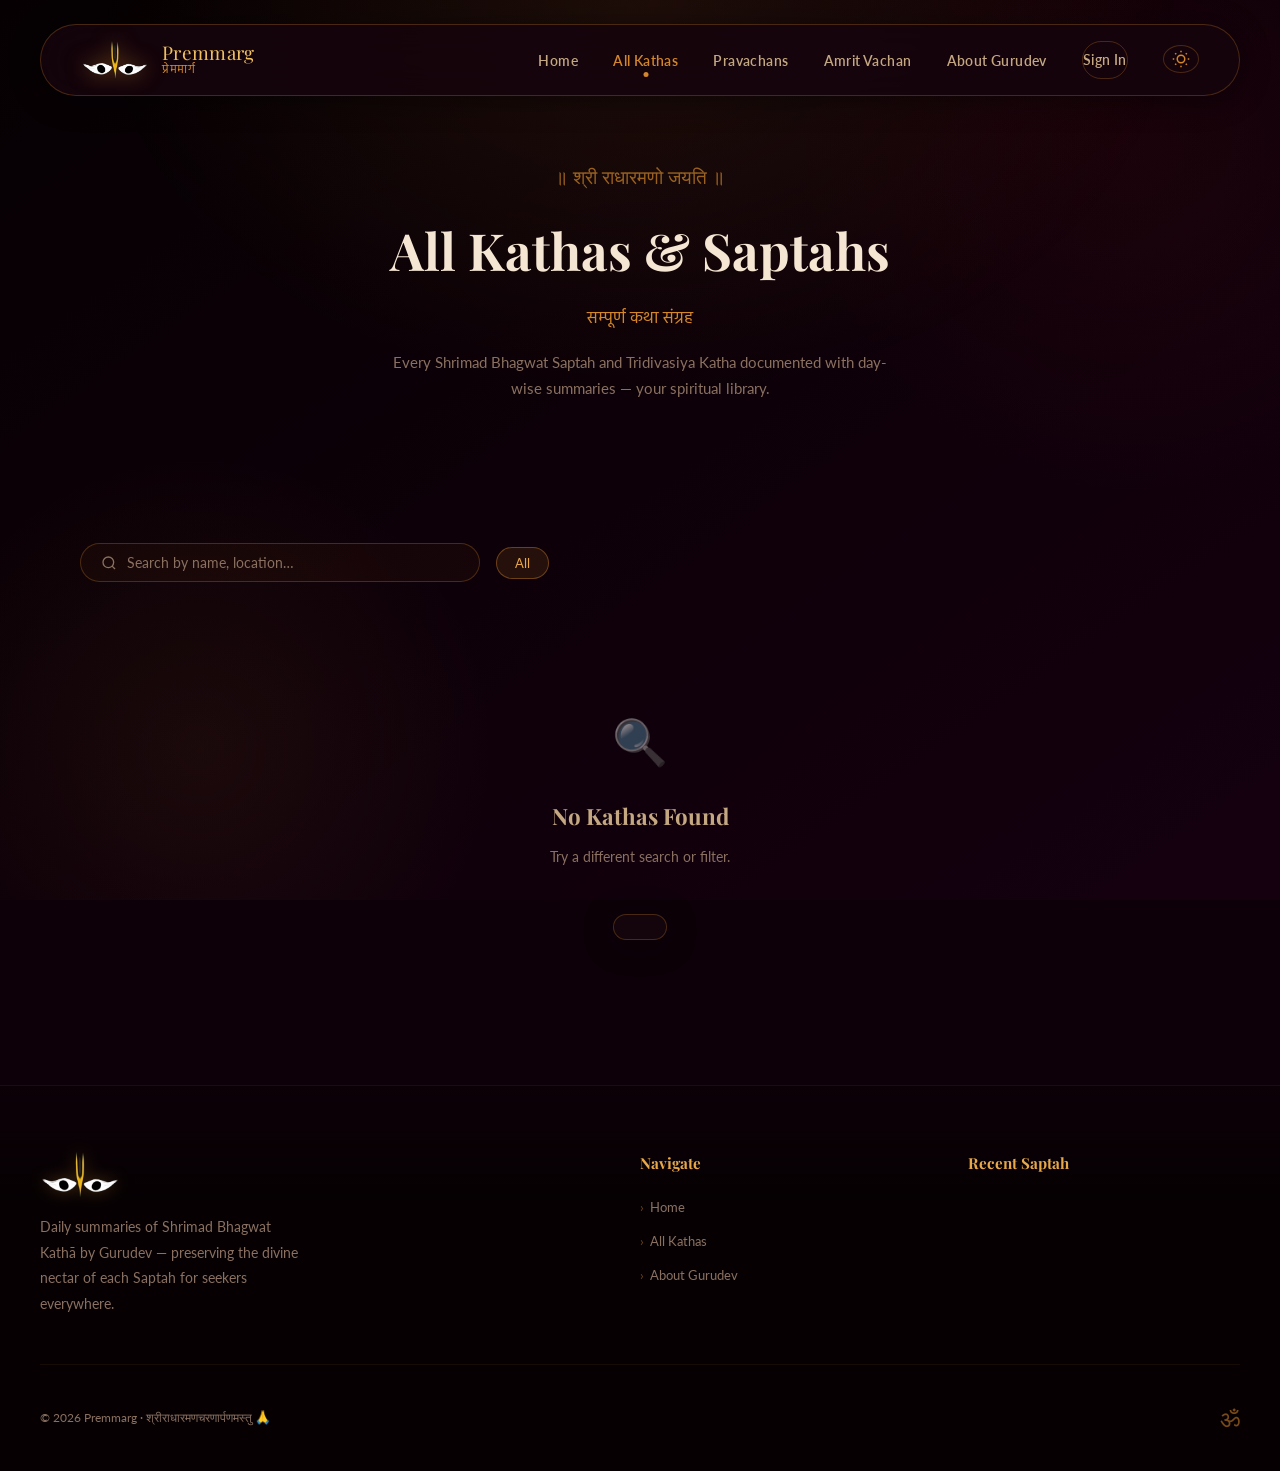
<file: kathas.html>
<!DOCTYPE html>
<html lang="en">
<head>
  <meta charset="UTF-8">
  <meta name="viewport" content="width=device-width, initial-scale=1.0">
  <title>All Kathas – Premmarg</title>
  <meta name="description" content="Browse all Shrimad Bhagwat Kathā and Saptah archives by Gurudev — spiritual summaries in English and Hindi.">
  <link rel="stylesheet" href="css/style.css?v=2.7">
  <link rel="icon" type="image/png" sizes="32x32" href="uploads/favicon.png?v=3.1">
  <link rel="apple-touch-icon" sizes="180x180" href="uploads/apple-touch-icon.png?v=3.1">
  <script>
    (function() {
      var theme = localStorage.getItem('premmarg-theme') || 'dark';
      document.documentElement.setAttribute('data-theme', theme);
    })();
  </script>
</head>
<body data-page="kathas">

<div class="page-bg"></div>
<div class="lotus-particles"></div>

<nav class="navbar">
  <a href="index.html" class="nav-brand">
    <img src="uploads/premmarg_logo.png?v=3.1" alt="Premmarg" class="nav-logo">
    <div class="nav-brand-text">
      <span class="nav-brand-name">Premmarg</span>
      <span class="nav-brand-hi">प्रेममार्ग</span>
    </div>
  </a>
  <ul class="nav-links">
    <li><a href="index.html">Home</a></li>
    <li><a href="kathas.html">All Kathas</a></li>
    <li><a href="pravachans.html">Pravachans</a></li>
    <li><a href="quotes.html">Amrit Vachan</a></li>
    <li><a href="about.html">About Gurudev</a></li>
    <li>
      <button id="theme-toggle" class="btn-ghost" style="padding:4px 8px; border:1px solid var(--glass-border); border-radius:50%;" aria-label="Toggle Theme">
        <svg width="18" height="18" viewBox="0 0 24 24" fill="none" stroke="currentColor" stroke-width="2"><path d="M21 12.79A9 9 0 1 1 11.21 3 7 7 0 0 0 21 12.79z"></path></svg>
      </button>
    </li>
  </ul>
  <button class="nav-hamburger" aria-label="Menu" aria-expanded="false">
    <span></span><span></span><span></span>
  </button>
</nav>

<div class="page-banner">
  <div class="page-banner-om">॥ श्री राधारमणो जयति ॥</div>
  <h1 class="page-banner-title">All Kathas &amp; Saptahs</h1>
  <p class="page-banner-hi">सम्पूर्ण कथा संग्रह</p>
  <p class="page-banner-desc">Every Shrimad Bhagwat Saptah and Tridivasiya Katha documented with day-wise summaries — your spiritual library.</p>
</div>

<section class="section">
  <div class="toolbar">
    <div class="search-wrap">
      <svg width="16" height="16" viewBox="0 0 24 24" fill="none" stroke="currentColor" stroke-width="2"><circle cx="11" cy="11" r="8"/><path d="m21 21-4.35-4.35"/></svg>
      <input type="text" id="kathas-search" placeholder="Search by name, location…" aria-label="Search kathas">
    </div>
    <div class="filter-tabs" id="kathas-tabs"></div>
  </div>
  <div id="kathas-wrap"></div>
</section>

<footer>
  <div class="footer-inner">
    <div class="footer-brand">
      <img src="uploads/premmarg_logo.png?v=3.1" alt="Premmarg" class="footer-brand-logo">
      <p>Daily summaries of Shrimad Bhagwat Kathā by Gurudev — preserving the divine nectar of each Saptah for seekers everywhere.</p>
    </div>
    <div class="footer-col">
      <h4>Navigate</h4>
      <ul>
        <li><a href="index.html">Home</a></li>
        <li><a href="kathas.html">All Kathas</a></li>
        <li><a href="about.html">About Gurudev</a></li>
      </ul>
    </div>
    <div class="footer-col">
      <h4>Recent Saptah</h4>
      <ul id="footer-saptahs"></ul>
    </div>
  </div>
  <div class="footer-bottom">
    <span>© 2026 Premmarg · श्रीराधारमणचरणार्पणमस्तु 🙏</span>
    <span class="footer-om">ॐ</span>
  </div>
</footer>

<div id="toast"></div>
<script src="js/data.js?v=2.6"></script>
<script src="js/app.js?v=2.6"></script>
</body>
</html>
</file>
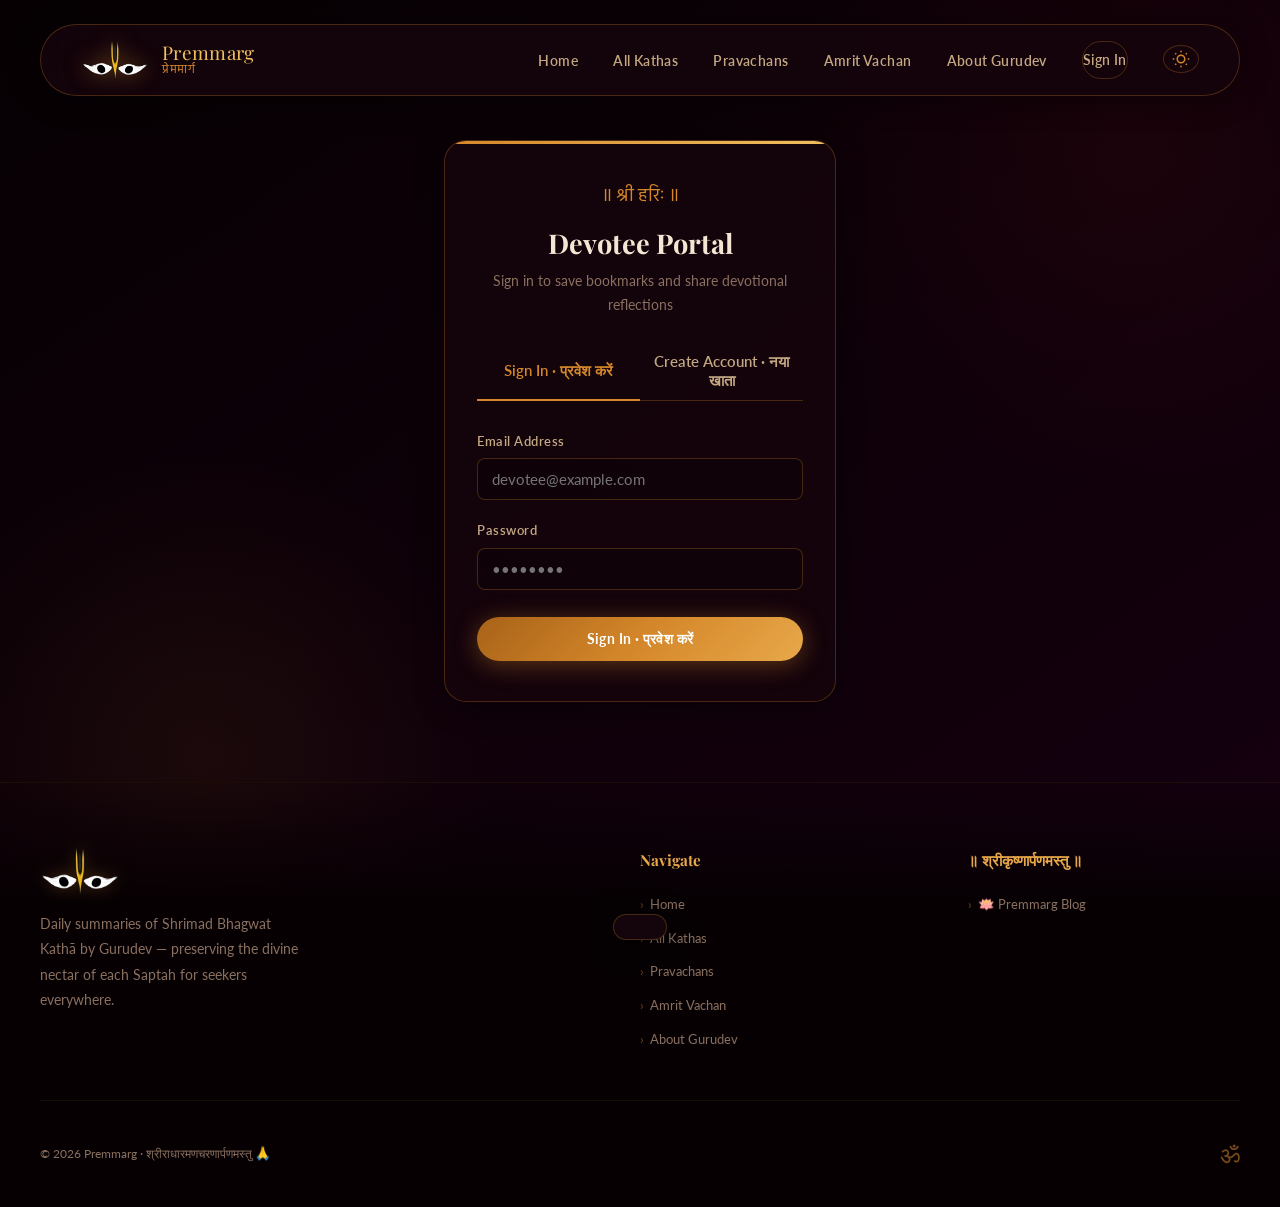
<file: login.html>
<!DOCTYPE html>
<html lang="en">
<head>
  <meta charset="UTF-8">
  <meta name="viewport" content="width=device-width, initial-scale=1.0">
  <title>Sign In & Register – Premmarg</title>
  <meta name="description" content="Sign in or create an account on Premmarg to save favorite katha summaries and share devotional reflections.">
  <link rel="stylesheet" href="css/style.css?v=2.7">
  <link rel="icon" type="image/png" sizes="32x32" href="uploads/favicon.png?v=3.1">
  <link rel="apple-touch-icon" sizes="180x180" href="uploads/apple-touch-icon.png?v=3.1">
  <script>
    (function() {
      var theme = localStorage.getItem('premmarg-theme') || 'dark';
      document.documentElement.setAttribute('data-theme', theme);
    })();
  </script>
</head>
<body data-page="login">

<div class="page-bg"></div>
<div class="lotus-particles"></div>

<nav class="navbar">
  <a href="index.html" class="nav-brand">
    <img src="uploads/premmarg_logo.png?v=3.1" alt="Premmarg" class="nav-logo">
    <div class="nav-brand-text">
      <span class="nav-brand-name">Premmarg</span>
      <span class="nav-brand-hi">प्रेममार्ग</span>
    </div>
  </a>
  <ul class="nav-links">
    <li><a href="index.html">Home</a></li>
    <li><a href="kathas.html">All Kathas</a></li>
    <li><a href="pravachans.html">Pravachans</a></li>
    <li><a href="quotes.html">Amrit Vachan</a></li>
    <li><a href="about.html">About Gurudev</a></li>
    <li>
      <button id="theme-toggle" class="btn-ghost" style="padding:4px 8px; border:1px solid var(--glass-border); border-radius:50%;" aria-label="Toggle Theme">
        <svg width="18" height="18" viewBox="0 0 24 24" fill="none" stroke="currentColor" stroke-width="2"><path d="M21 12.79A9 9 0 1 1 11.21 3 7 7 0 0 0 21 12.79z"></path></svg>
      </button>
    </li>
  </ul>
  <button class="nav-hamburger" aria-label="Menu" aria-expanded="false">
    <span></span><span></span><span></span>
  </button>
</nav>

<div class="auth-wrap reveal">
  <div class="auth-card">
    <div class="text-center mb-3">
      <div style="font-family:var(--font-hindi);color:var(--saffron);font-size:1.15rem;margin-bottom:0.4rem;">॥ श्री हरिः ॥</div>
      <h2 style="font-family:var(--font-heading);font-size:1.7rem;color:var(--text-primary);margin-bottom:0.2rem;">Devotee Portal</h2>
      <p style="font-size:0.85rem;color:var(--text-muted);">Sign in to save bookmarks and share devotional reflections</p>
    </div>

    <!-- Tabs -->
    <div class="auth-tabs">
      <button class="auth-tab active" id="tab-login-btn">Sign In · प्रवेश करें</button>
      <button class="auth-tab" id="tab-register-btn">Create Account · नया खाता</button>
    </div>

    <!-- Sign In Form -->
    <form class="auth-form active" id="form-login">
      <div id="login-alert" class="auth-alert auth-alert-error"></div>
      
      <div class="auth-group">
        <label class="auth-label" for="login-email">Email Address</label>
        <input type="email" id="login-email" class="auth-input" placeholder="devotee@example.com" required>
      </div>

      <div class="auth-group">
        <label class="auth-label" for="login-password">Password</label>
        <input type="password" id="login-password" class="auth-input" placeholder="••••••••" required>
      </div>

      <button type="submit" class="btn btn-primary" id="login-submit" style="width:100%;margin-top:0.5rem;justify-content:center;">
        Sign In · प्रवेश करें
      </button>
    </form>

    <!-- Register Form -->
    <form class="auth-form" id="form-register">
      <div id="register-alert" class="auth-alert auth-alert-error"></div>

      <div class="auth-group">
        <label class="auth-label" for="reg-name">Your Full Name (भक्त का नाम)</label>
        <input type="text" id="reg-name" class="auth-input" placeholder="Shri Radhe" required>
      </div>

      <div class="auth-group">
        <label class="auth-label" for="reg-email">Email Address</label>
        <input type="email" id="reg-email" class="auth-input" placeholder="devotee@example.com" required>
      </div>

      <div class="auth-group">
        <label class="auth-label" for="reg-password">Create Password</label>
        <input type="password" id="reg-password" class="auth-input" placeholder="At least 6 characters" minlength="6" required>
      </div>

      <button type="submit" class="btn btn-primary" id="register-submit" style="width:100%;margin-top:0.5rem;justify-content:center;">
        Create Account · खाता बनाएं
      </button>
    </form>
  </div>
</div>

<footer>
  <div class="footer-inner">
    <div class="footer-brand">
      <img src="uploads/premmarg_logo.png?v=3.1" alt="Premmarg" class="footer-brand-logo">
      <p>Daily summaries of Shrimad Bhagwat Kathā by Gurudev — preserving the divine nectar of each Saptah for seekers everywhere.</p>
    </div>
    <div class="footer-col">
      <h4>Navigate</h4>
      <ul>
        <li><a href="index.html">Home</a></li>
        <li><a href="kathas.html">All Kathas</a></li>
        <li><a href="pravachans.html">Pravachans</a></li>
        <li><a href="quotes.html">Amrit Vachan</a></li>
        <li><a href="about.html">About Gurudev</a></li>
      </ul>
    </div>
    <div class="footer-col">
      <h4>॥ श्रीकृष्णार्पणमस्तु ॥</h4>
      <ul>
        <li><a href="index.html">🪷 Premmarg Blog</a></li>
      </ul>
    </div>
  </div>
  <div class="footer-bottom">
    <span>© 2026 Premmarg · श्रीराधारमणचरणार्पणमस्तु 🙏</span>
    <span class="footer-om">ॐ</span>
  </div>
</footer>

<div id="toast"></div>
<script src="js/data.js?v=2.6"></script>
<script src="js/app.js?v=2.6"></script>
<script>
  // Tab switching logic
  const tabLogin = document.getElementById('tab-login-btn');
  const tabReg = document.getElementById('tab-register-btn');
  const formLogin = document.getElementById('form-login');
  const formReg = document.getElementById('form-register');

  tabLogin.addEventListener('click', () => {
    tabLogin.classList.add('active');
    tabReg.classList.remove('active');
    formLogin.classList.add('active');
    formReg.classList.remove('active');
  });

  tabReg.addEventListener('click', () => {
    tabReg.classList.add('active');
    tabLogin.classList.remove('active');
    formReg.classList.add('active');
    formLogin.classList.remove('active');
  });

  // Handle Query Param tab
  const urlParams = new URLSearchParams(window.location.search);
  if (urlParams.get('tab') === 'register') {
    tabReg.click();
  }

  const redirectUrl = urlParams.get('redirect') || 'index.html';

  // Login Submit
  formLogin.addEventListener('submit', async (e) => {
    e.preventDefault();
    const email = document.getElementById('login-email').value.trim();
    const password = document.getElementById('login-password').value;
    const alertBox = document.getElementById('login-alert');
    const submitBtn = document.getElementById('login-submit');

    alertBox.style.display = 'none';
    submitBtn.disabled = true;
    submitBtn.textContent = 'Signing in…';

    try {
      const res = await fetch('api/auth.php?action=login', {
        method: 'POST',
        headers: { 'Content-Type': 'application/json' },
        body: JSON.stringify({ email, password })
      });
      const data = await res.json();

      if (data.success) {
        showToast('प्रणाम! Successfully logged in. 🙏');
        setTimeout(() => {
          window.location.href = redirectUrl;
        }, 600);
      } else {
        alertBox.className = 'auth-alert auth-alert-error';
        alertBox.textContent = data.error || 'Login failed. Please check credentials.';
        alertBox.style.display = 'block';
        submitBtn.disabled = false;
        submitBtn.textContent = 'Sign In · प्रवेश करें';
      }
    } catch (err) {
      alertBox.className = 'auth-alert auth-alert-error';
      alertBox.textContent = 'Network or server error. Please try again.';
      alertBox.style.display = 'block';
      submitBtn.disabled = false;
      submitBtn.textContent = 'Sign In · प्रवेश करें';
    }
  });

  // Register Submit
  formReg.addEventListener('submit', async (e) => {
    e.preventDefault();
    const name = document.getElementById('reg-name').value.trim();
    const email = document.getElementById('reg-email').value.trim();
    const password = document.getElementById('reg-password').value;
    const alertBox = document.getElementById('register-alert');
    const submitBtn = document.getElementById('register-submit');

    alertBox.style.display = 'none';
    submitBtn.disabled = true;
    submitBtn.textContent = 'Creating account…';

    try {
      const res = await fetch('api/auth.php?action=register', {
        method: 'POST',
        headers: { 'Content-Type': 'application/json' },
        body: JSON.stringify({ name, email, password })
      });
      const data = await res.json();

      if (data.success) {
        showToast('स्वागतम! Account created successfully. 🙏');
        setTimeout(() => {
          window.location.href = redirectUrl;
        }, 600);
      } else {
        alertBox.className = 'auth-alert auth-alert-error';
        alertBox.textContent = data.error || 'Registration failed. Please check your inputs.';
        alertBox.style.display = 'block';
        submitBtn.disabled = false;
        submitBtn.textContent = 'Create Account · खाता बनाएं';
      }
    } catch (err) {
      alertBox.className = 'auth-alert auth-alert-error';
      alertBox.textContent = 'Network or server error. Please try again.';
      alertBox.style.display = 'block';
      submitBtn.disabled = false;
      submitBtn.textContent = 'Create Account · खाता बनाएं';
    }
  });
</script>
</body>
</html>
</file>
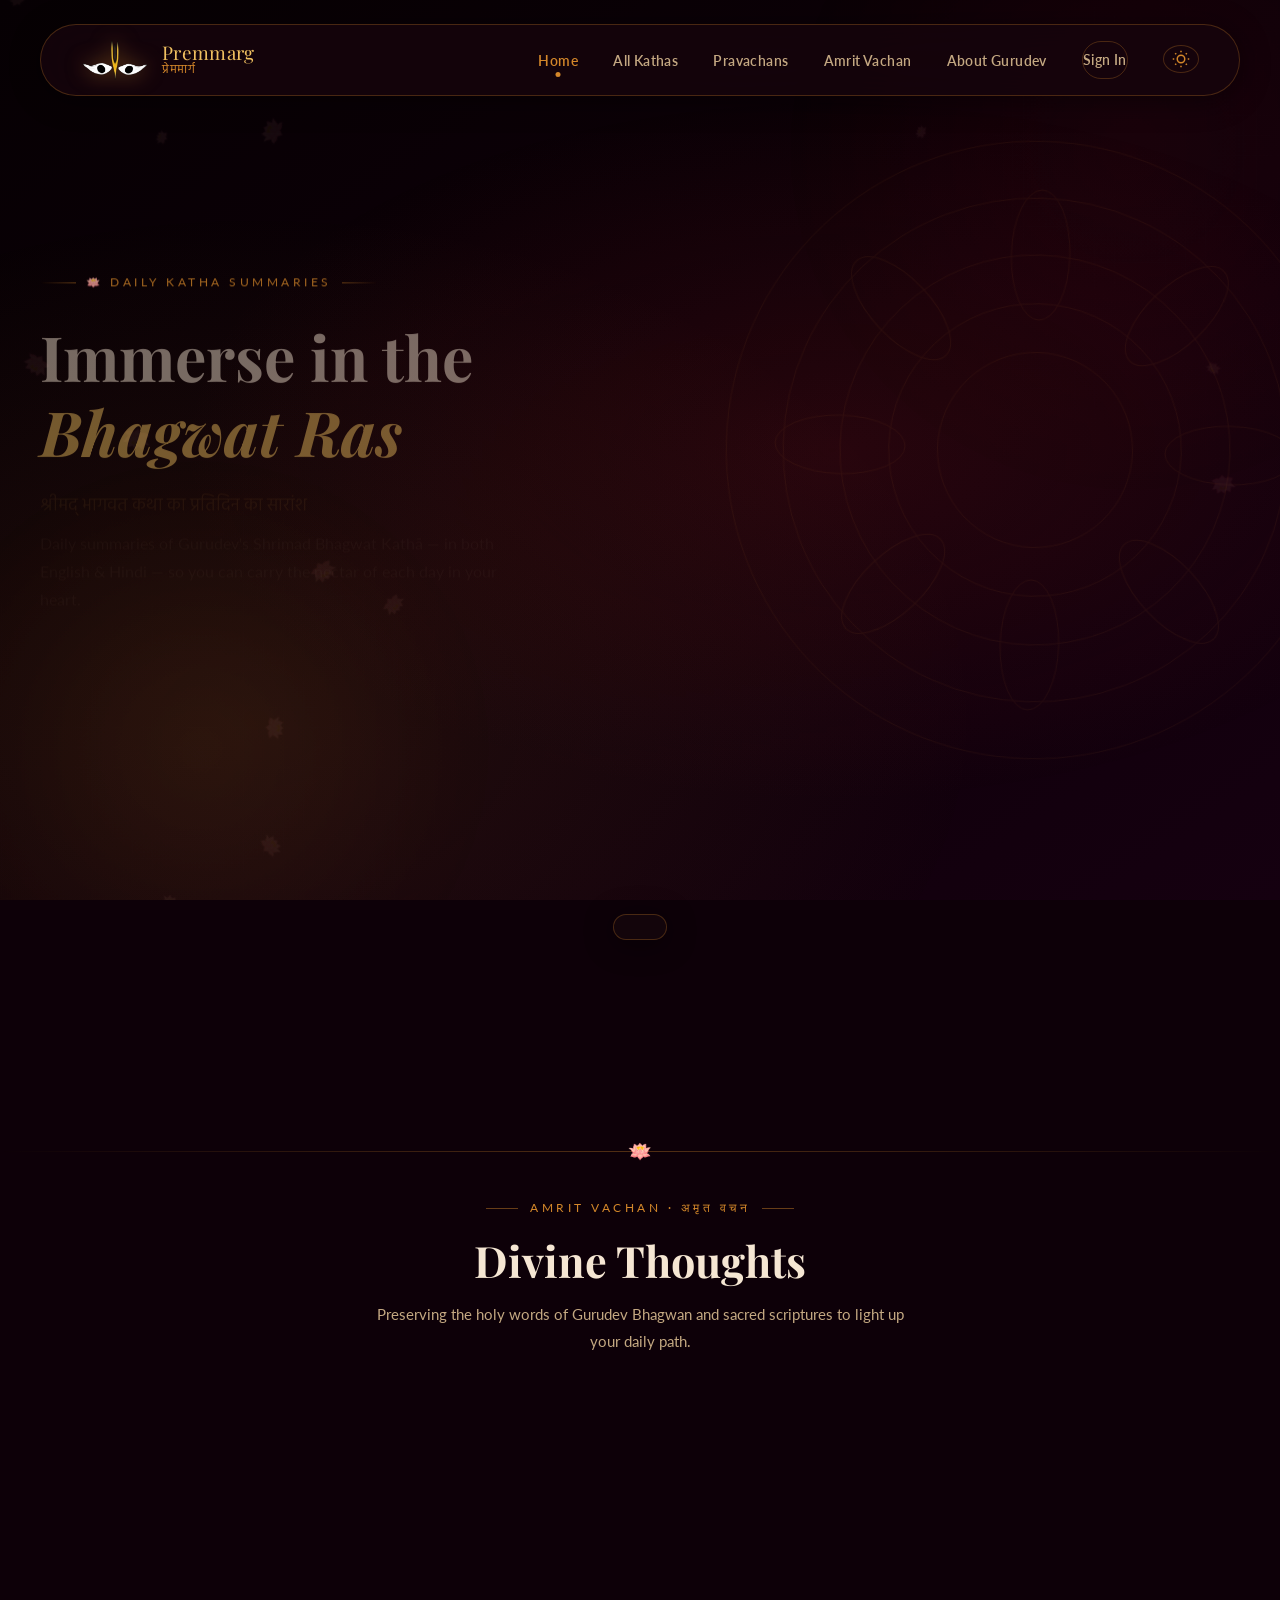
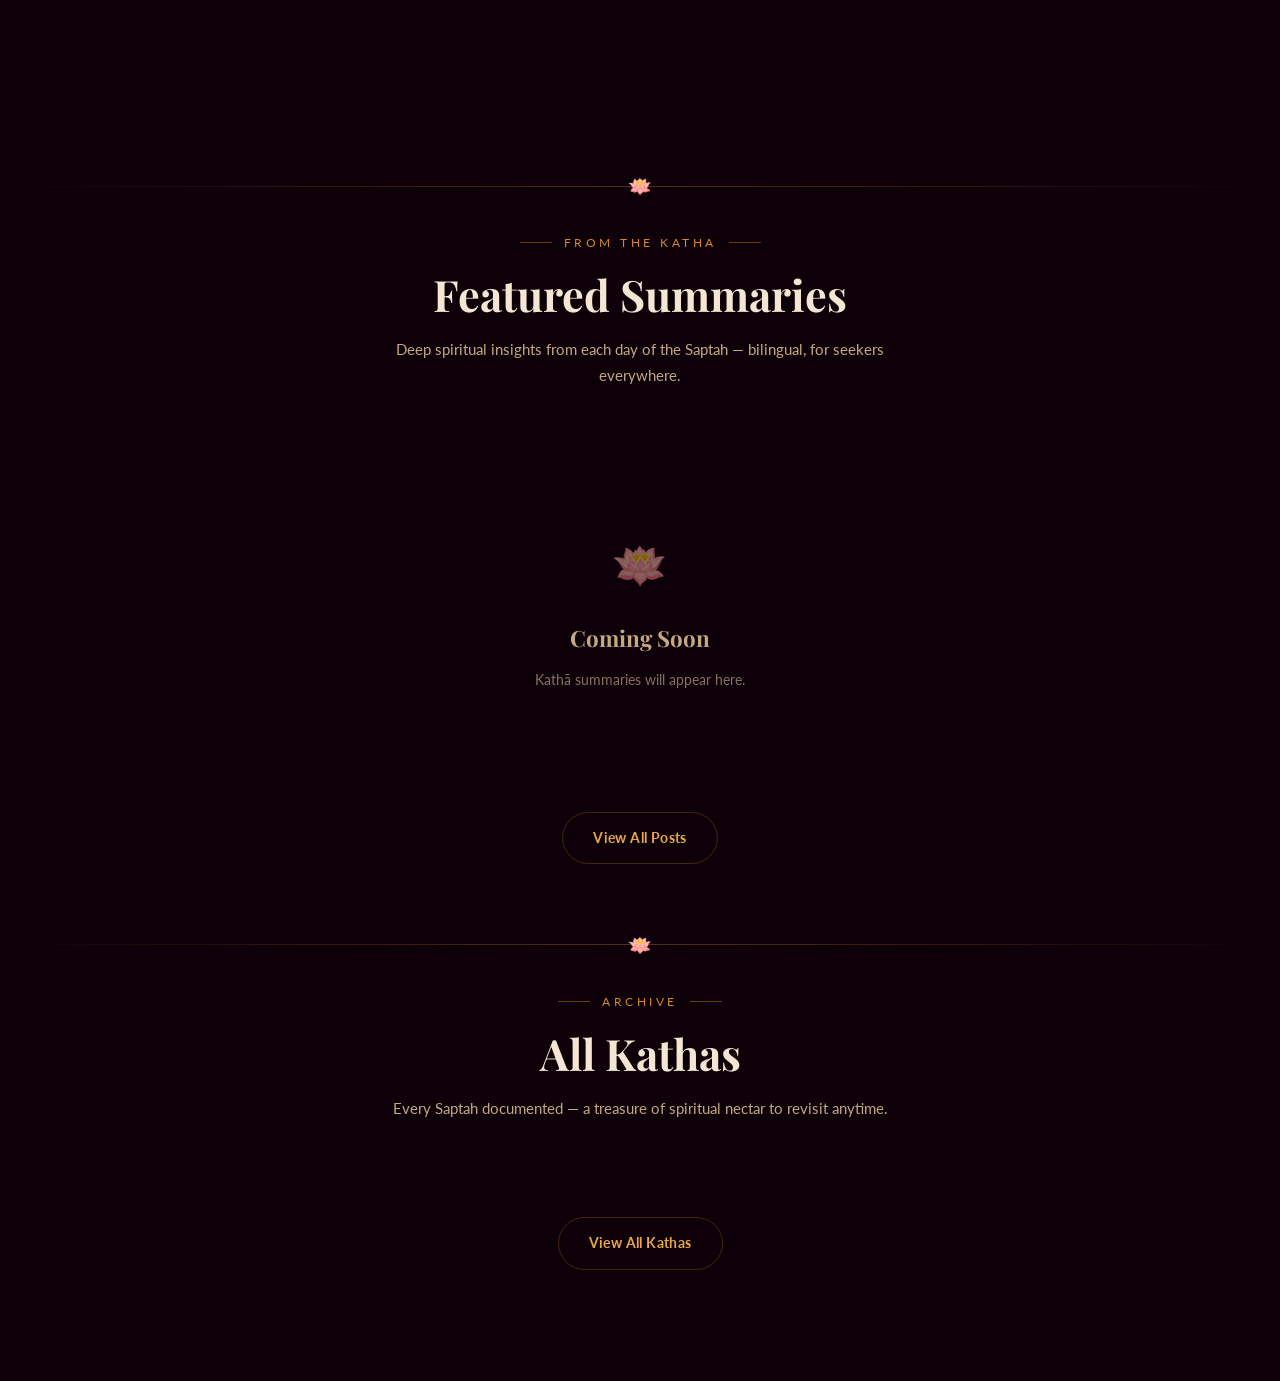
<file: post.html>
<!DOCTYPE html>
<html lang="en">
<head>
  <meta charset="UTF-8">
  <meta name="viewport" content="width=device-width, initial-scale=1.0">
  <title>Kathā Summary – Premmarg</title>
  <meta name="description" content="">
  <link rel="stylesheet" href="css/style.css?v=2.7">
  <link rel="icon" type="image/png" sizes="32x32" href="uploads/favicon.png?v=3.1">
  <link rel="apple-touch-icon" sizes="180x180" href="uploads/apple-touch-icon.png?v=3.1">
  <style>
    /* Extra reading comfort styles */
    .reading-progress {
      position: fixed;
      top: 0; left: 0;
      height: 3px;
      background: linear-gradient(90deg, var(--saffron-dark), var(--gold));
      z-index: 2000;
      transition: width 0.1s;
    }
    .post-content-en.show, .post-content-hi.show {
      animation: fadeSlideUp 0.4s ease both;
    }
  </style>
  <script>
    (function() {
      var theme = localStorage.getItem('premmarg-theme') || 'dark';
      document.documentElement.setAttribute('data-theme', theme);
    })();
  </script>
</head>
<body data-page="post">

<div class="reading-progress" id="reading-progress"></div>
<div class="page-bg"></div>
<div class="lotus-particles"></div>

<nav class="navbar">
  <a href="index.html" class="nav-brand">
    <img src="uploads/premmarg_logo.png?v=3.1" alt="Premmarg" class="nav-logo">
    <div class="nav-brand-text">
      <span class="nav-brand-name">Premmarg</span>
      <span class="nav-brand-hi">प्रेममार्ग</span>
    </div>
  </a>
  <ul class="nav-links">
    <li><a href="index.html">Home</a></li>
    <li><a href="kathas.html">All Kathas</a></li>
    <li><a href="pravachans.html">Pravachans</a></li>
    <li><a href="quotes.html">Amrit Vachan</a></li>
    <li><a href="about.html">About Gurudev</a></li>
    <li>
      <button id="theme-toggle" class="btn-ghost" style="padding:4px 8px; border:1px solid var(--glass-border); border-radius:50%;" aria-label="Toggle Theme">
        <svg width="18" height="18" viewBox="0 0 24 24" fill="none" stroke="currentColor" stroke-width="2"><path d="M21 12.79A9 9 0 1 1 11.21 3 7 7 0 0 0 21 12.79z"></path></svg>
      </button>
    </li>
  </ul>
  <button class="nav-hamburger" aria-label="Menu" aria-expanded="false">
    <span></span><span></span><span></span>
  </button>
</nav>

<div class="post-reader-wrap">
  <!-- Breadcrumb -->
  <nav class="post-breadcrumb" id="post-breadcrumb" aria-label="Breadcrumb">
    <a href="index.html">Home</a>
    <span class="sep">›</span>
    <a href="kathas.html">Kathas</a>
  </nav>

  <!-- Post Header -->
  <div class="post-header">
    <div class="post-tags-row" id="post-tags"></div>
    <h1 class="post-title" id="post-title">Loading…</h1>
    <div class="post-meta-row">
      <div class="post-date">
        <svg width="13" height="13" viewBox="0 0 24 24" fill="none" stroke="currentColor" stroke-width="2"><rect x="3" y="4" width="18" height="18" rx="2"/><line x1="16" y1="2" x2="16" y2="6"/><line x1="8" y1="2" x2="8" y2="6"/><line x1="3" y1="10" x2="21" y2="10"/></svg>
        <span id="post-date"></span>
      </div>
      <!-- Bookmark Button -->
      <button class="btn-bookmark" id="post-bookmark-btn" title="Save this summary to your bookmarks">
        <svg width="14" height="14" viewBox="0 0 24 24" fill="none" stroke="currentColor" stroke-width="2"><path d="M19 21l-7-5-7 5V5a2 2 0 0 1 2-2h10a2 2 0 0 1 2 2z"></path></svg>
        <span id="bookmark-text">Save</span>
      </button>
      <!-- Language Toggle -->
      <div class="lang-toggle" role="group" aria-label="Language">
        <button class="lang-btn active" id="lang-en">English</button>
        <button class="lang-btn lang-btn-hi" id="lang-hi">हिंदी</button>
      </div>
    </div>
  </div>

  <!-- Video Player Section (shown only when post has a YouTube link) -->
  <div class="post-video-section" id="post-video-wrap" style="display:none;">
    <div class="post-video-card">
      <div class="post-video-header">
        <div class="video-badge">
          <svg width="18" height="18" viewBox="0 0 24 24" fill="#ff0000" style="vertical-align:middle;"><path d="M23.498 6.186a3.016 3.016 0 0 0-2.122-2.136C19.505 3.545 12 3.545 12 3.545s-7.505 0-9.377.505A3.017 3.017 0 0 0 .502 6.186C0 8.07 0 12 0 12s0 3.93.502 5.814a3.016 3.016 0 0 0 2.122 2.136c1.871.505 9.376.505 9.376.505s7.505 0 9.377-.505a3.015 3.015 0 0 0 2.122-2.136C24 15.93 24 12 24 12s0-3.93-.502-5.814zM9.545 15.568V8.432L15.818 12l-6.273 3.568z"/></svg>
          <span>Katha Video · कथा वीडियो</span>
        </div>
        <span class="video-hint">Listen &amp; Read Along · कथा श्रवण एवं पठन</span>
      </div>
      <div class="post-video-frame-wrap">
        <iframe id="post-video-iframe" src="" title="Katha Video Player" allow="accelerometer; autoplay; clipboard-write; encrypted-media; gyroscope; picture-in-picture; web-share" allowfullscreen loading="lazy"></iframe>
      </div>
    </div>
  </div>

  <!-- Post Body -->
  <div class="post-body">
    <div class="post-content-en show" id="content-en"></div>
    <div class="post-content-hi" id="content-hi"></div>
  </div>

  <!-- Divider + Share -->
  <div class="post-divider"></div>
  <div class="share-row">
    <span class="share-label">Share · शेयर करें</span>
    <button class="share-btn share-wa" id="share-wa">
      <svg width="15" height="15" viewBox="0 0 24 24" fill="currentColor"><path d="M17.472 14.382c-.297-.149-1.758-.867-2.03-.967-.273-.099-.471-.148-.67.15-.197.297-.767.966-.94 1.164-.173.199-.347.223-.644.075-.297-.15-1.255-.463-2.39-1.475-.883-.788-1.48-1.761-1.653-2.059-.173-.297-.018-.458.13-.606.134-.133.298-.347.446-.52.149-.174.198-.298.298-.497.099-.198.05-.371-.025-.52-.075-.149-.669-1.612-.916-2.207-.242-.579-.487-.5-.669-.51-.173-.008-.371-.01-.57-.01-.198 0-.52.074-.792.372-.272.297-1.04 1.016-1.04 2.479 0 1.462 1.065 2.875 1.213 3.074.149.198 2.096 3.2 5.077 4.487.709.306 1.262.489 1.694.625.712.227 1.36.195 1.871.118.571-.085 1.758-.719 2.006-1.413.248-.694.248-1.289.173-1.413-.074-.124-.272-.198-.57-.347m-5.421 7.403h-.004a9.87 9.87 0 01-5.031-1.378l-.361-.214-3.741.982.998-3.648-.235-.374a9.86 9.86 0 01-1.51-5.26c.001-5.45 4.436-9.884 9.888-9.884 2.64 0 5.122 1.03 6.988 2.898a9.825 9.825 0 012.893 6.994c-.003 5.45-4.437 9.884-9.885 9.884m8.413-18.297A11.815 11.815 0 0012.05 0C5.495 0 .16 5.335.157 11.892c0 2.096.547 4.142 1.588 5.945L.057 24l6.305-1.654a11.882 11.882 0 005.683 1.448h.005c6.554 0 11.89-5.335 11.893-11.893a11.821 11.821 0 00-3.48-8.413z"/></svg>
      WhatsApp
    </button>
    <button class="share-btn share-copy" id="share-copy">
      <svg width="14" height="14" viewBox="0 0 24 24" fill="none" stroke="currentColor" stroke-width="2"><rect x="9" y="9" width="13" height="13" rx="2" ry="2"/><path d="M5 15H4a2 2 0 0 1-2-2V4a2 2 0 0 1 2-2h9a2 2 0 0 1 2 2v1"/></svg>
      Copy Link
    </button>
  </div>

  <!-- Devotional Comments Section -->
  <section class="comments-section" id="comments-section">
    <div class="comments-header">
      <h3 class="comments-title">
        <span>🪷</span> Devotional Reflections · विचार एवं भाव
      </h3>
      <span class="comments-count-pill" id="comments-count">0 reflections</span>
    </div>

    <!-- Container for form (if logged in) or prompt (if guest) -->
    <div id="comment-form-container"></div>

    <!-- List of approved comments -->
    <div class="comments-list" id="comments-list">
      <p class="text-muted" style="font-size:0.9rem;">Loading reflections…</p>
    </div>
  </section>

  <!-- Prev / Next -->
  <div class="post-nav">
    <a href="#" class="post-nav-item post-nav-prev" id="nav-prev">
      <div class="post-nav-dir">
        <svg width="12" height="12" viewBox="0 0 24 24" fill="none" stroke="currentColor" stroke-width="2.5"><path d="M19 12H5M12 5l-7 7 7 7"/></svg>
        Previous Day
      </div>
      <div class="post-nav-title">Previous</div>
    </a>
    <a href="#" class="post-nav-item post-nav-next" id="nav-next">
      <div class="post-nav-dir">
        Next Day
        <svg width="12" height="12" viewBox="0 0 24 24" fill="none" stroke="currentColor" stroke-width="2.5"><path d="M5 12h14M12 5l7 7-7 7"/></svg>
      </div>
      <div class="post-nav-title">Next</div>
    </a>
  </div>
</div>

<footer>
  <div class="footer-inner">
    <div class="footer-brand">
      <img src="uploads/premmarg_logo.png?v=3.1" alt="Premmarg" class="footer-brand-logo">
      <p>Daily summaries of Shrimad Bhagwat Kathā — preserving the divine nectar for seekers everywhere.</p>
    </div>
    <div class="footer-col">
      <h4>Navigate</h4>
      <ul>
        <li><a href="index.html">Home</a></li>
        <li><a href="kathas.html">All Kathas</a></li>
        <li><a href="about.html">About Gurudev</a></li>
      </ul>
    </div>
    <div class="footer-col">
      <h4>Recent Saptah</h4>
      <ul id="footer-saptahs"></ul>
    </div>
  </div>
  <div class="footer-bottom">
    <span>© 2026 Premmarg · श्रीराधारमणचरणार्पणमस्तु 🙏</span>
    <span class="footer-om">ॐ</span>
  </div>
</footer>

<div id="toast"></div>
<script src="js/data.js?v=2.6"></script>
<script src="js/app.js?v=2.6"></script>
<script>
  // Reading progress bar
  window.addEventListener('scroll', () => {
    const winH = document.documentElement.scrollHeight - window.innerHeight;
    const progress = winH > 0 ? (window.scrollY / winH) * 100 : 0;
    document.getElementById('reading-progress').style.width = progress + '%';
  }, { passive: true });
</script>
</body>
</html>
</file>
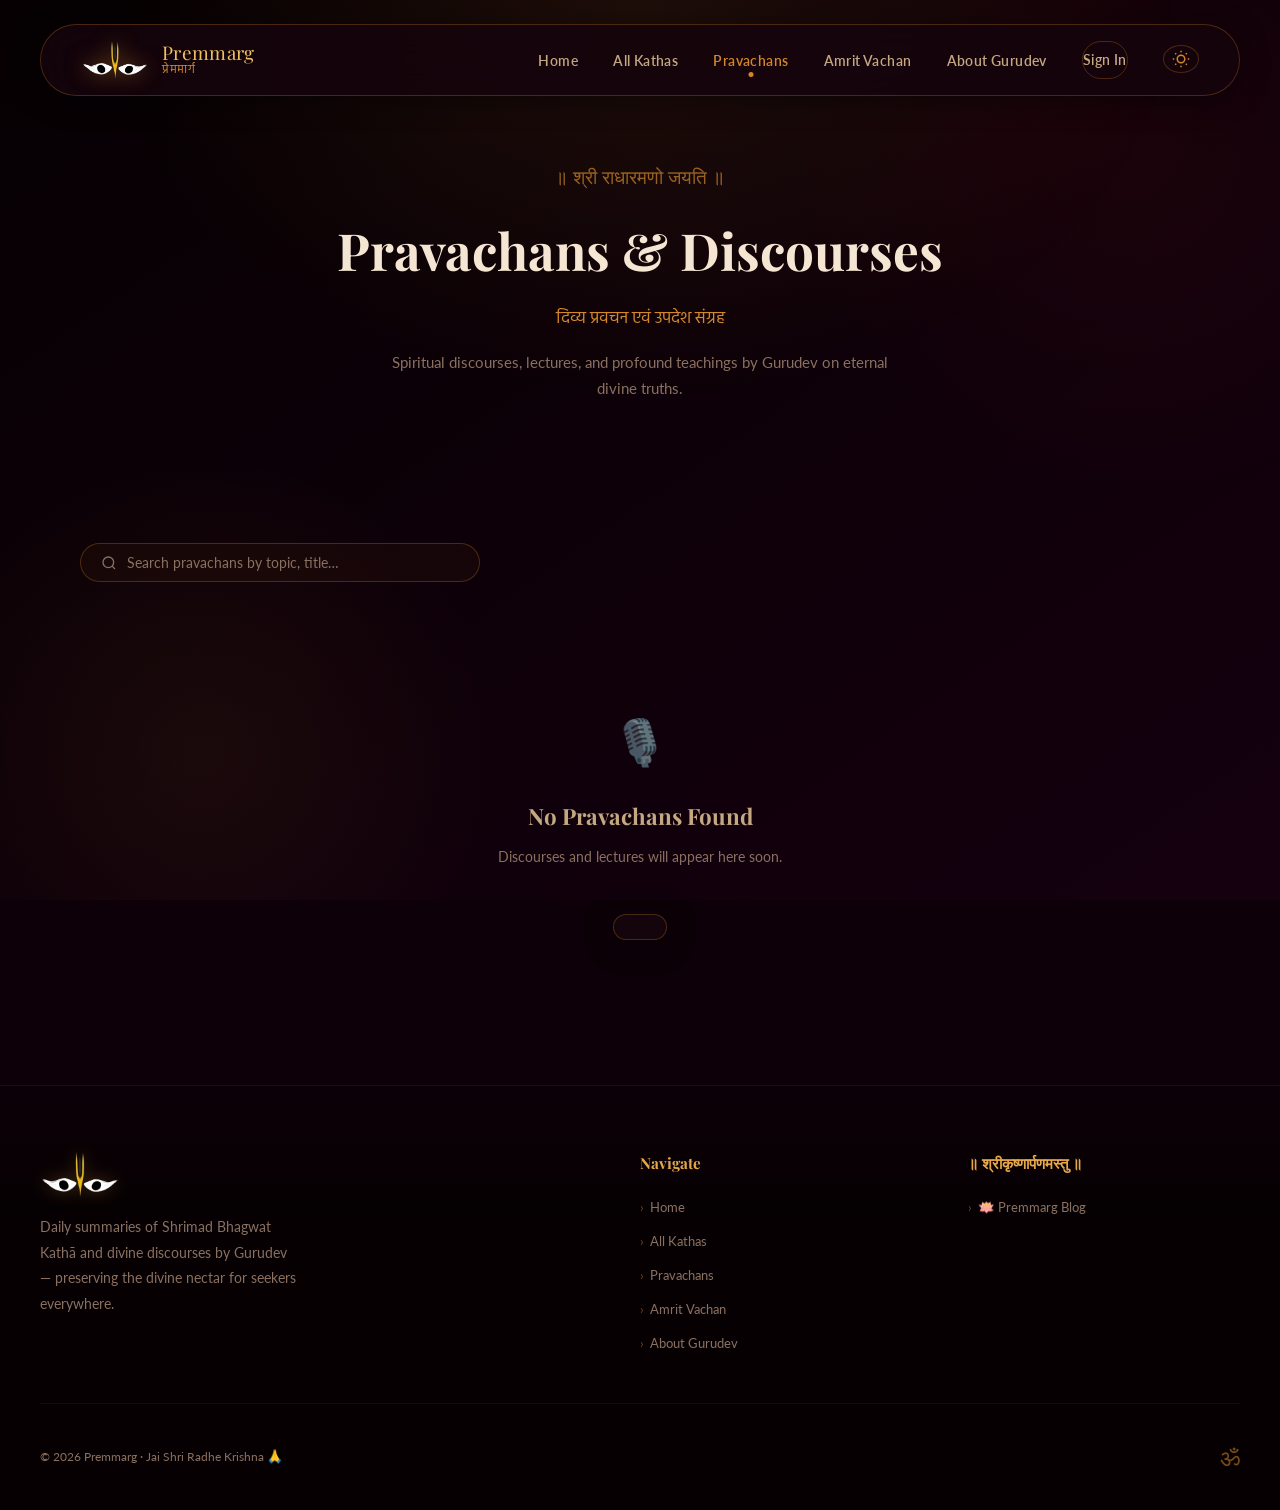
<file: pravachans.html>
<!DOCTYPE html>
<html lang="en">
<head>
  <meta charset="UTF-8">
  <meta name="viewport" content="width=device-width, initial-scale=1.0">
  <title>Pravachans & Lectures – Premmarg</title>
  <meta name="description" content="Explore divine lectures, discourses, and upadesh by Gurudev — spiritual insights in English and Hindi.">
  <link rel="stylesheet" href="css/style.css?v=2.7">
  <link rel="icon" type="image/png" sizes="32x32" href="uploads/favicon.png?v=3.1">
  <link rel="apple-touch-icon" sizes="180x180" href="uploads/apple-touch-icon.png?v=3.1">
  <script>
    (function() {
      var theme = localStorage.getItem('premmarg-theme') || 'dark';
      document.documentElement.setAttribute('data-theme', theme);
    })();
  </script>
</head>
<body data-page="pravachans">

<div class="page-bg"></div>
<div class="lotus-particles"></div>

<nav class="navbar">
  <a href="index.html" class="nav-brand">
    <img src="uploads/premmarg_logo.png?v=3.1" alt="Premmarg" class="nav-logo">
    <div class="nav-brand-text">
      <span class="nav-brand-name">Premmarg</span>
      <span class="nav-brand-hi">प्रेममार्ग</span>
    </div>
  </a>
  <ul class="nav-links">
    <li><a href="index.html">Home</a></li>
    <li><a href="kathas.html">All Kathas</a></li>
    <li><a href="pravachans.html">Pravachans</a></li>
    <li><a href="quotes.html">Amrit Vachan</a></li>
    <li><a href="about.html">About Gurudev</a></li>
    <li>
      <button id="theme-toggle" class="btn-ghost" style="padding:4px 8px; border:1px solid var(--glass-border); border-radius:50%;" aria-label="Toggle Theme">
        <svg width="18" height="18" viewBox="0 0 24 24" fill="none" stroke="currentColor" stroke-width="2"><path d="M21 12.79A9 9 0 1 1 11.21 3 7 7 0 0 0 21 12.79z"></path></svg>
      </button>
    </li>
  </ul>
  <button class="nav-hamburger" aria-label="Menu" aria-expanded="false">
    <span></span><span></span><span></span>
  </button>
</nav>

<div class="page-banner">
  <div class="page-banner-om">॥ श्री राधारमणो जयति ॥</div>
  <h1 class="page-banner-title">Pravachans &amp; Discourses</h1>
  <p class="page-banner-hi">दिव्य प्रवचन एवं उपदेश संग्रह</p>
  <p class="page-banner-desc">Spiritual discourses, lectures, and profound teachings by Gurudev on eternal divine truths.</p>
</div>

<section class="section">
  <div class="toolbar">
    <div class="search-wrap">
      <svg width="16" height="16" viewBox="0 0 24 24" fill="none" stroke="currentColor" stroke-width="2"><circle cx="11" cy="11" r="8"/><path d="m21 21-4.35-4.35"/></svg>
      <input type="text" id="pravachans-search" placeholder="Search pravachans by topic, title…" aria-label="Search pravachans">
    </div>
  </div>
  <div id="pravachans-wrap"></div>
</section>

<footer>
  <div class="footer-inner">
    <div class="footer-brand">
      <img src="uploads/premmarg_logo.png?v=3.1" alt="Premmarg" class="footer-brand-logo">
      <p>Daily summaries of Shrimad Bhagwat Kathā and divine discourses by Gurudev — preserving the divine nectar for seekers everywhere.</p>
    </div>
    <div class="footer-col">
      <h4>Navigate</h4>
      <ul>
        <li><a href="index.html">Home</a></li>
        <li><a href="kathas.html">All Kathas</a></li>
        <li><a href="pravachans.html">Pravachans</a></li>
        <li><a href="quotes.html">Amrit Vachan</a></li>
        <li><a href="about.html">About Gurudev</a></li>
      </ul>
    </div>
    <div class="footer-col">
      <h4>॥ श्रीकृष्णार्पणमस्तु ॥</h4>
      <ul>
        <li><a href="index.html">🪷 Premmarg Blog</a></li>
      </ul>
    </div>
  </div>
  <div class="footer-bottom">
    <span>© 2026 Premmarg · Jai Shri Radhe Krishna 🙏</span>
    <span class="footer-om">ॐ</span>
  </div>
</footer>

<div id="toast"></div>
<script src="js/data.js?v=2.6"></script>
<script src="js/app.js?v=2.6"></script>
</body>
</html>
</file>
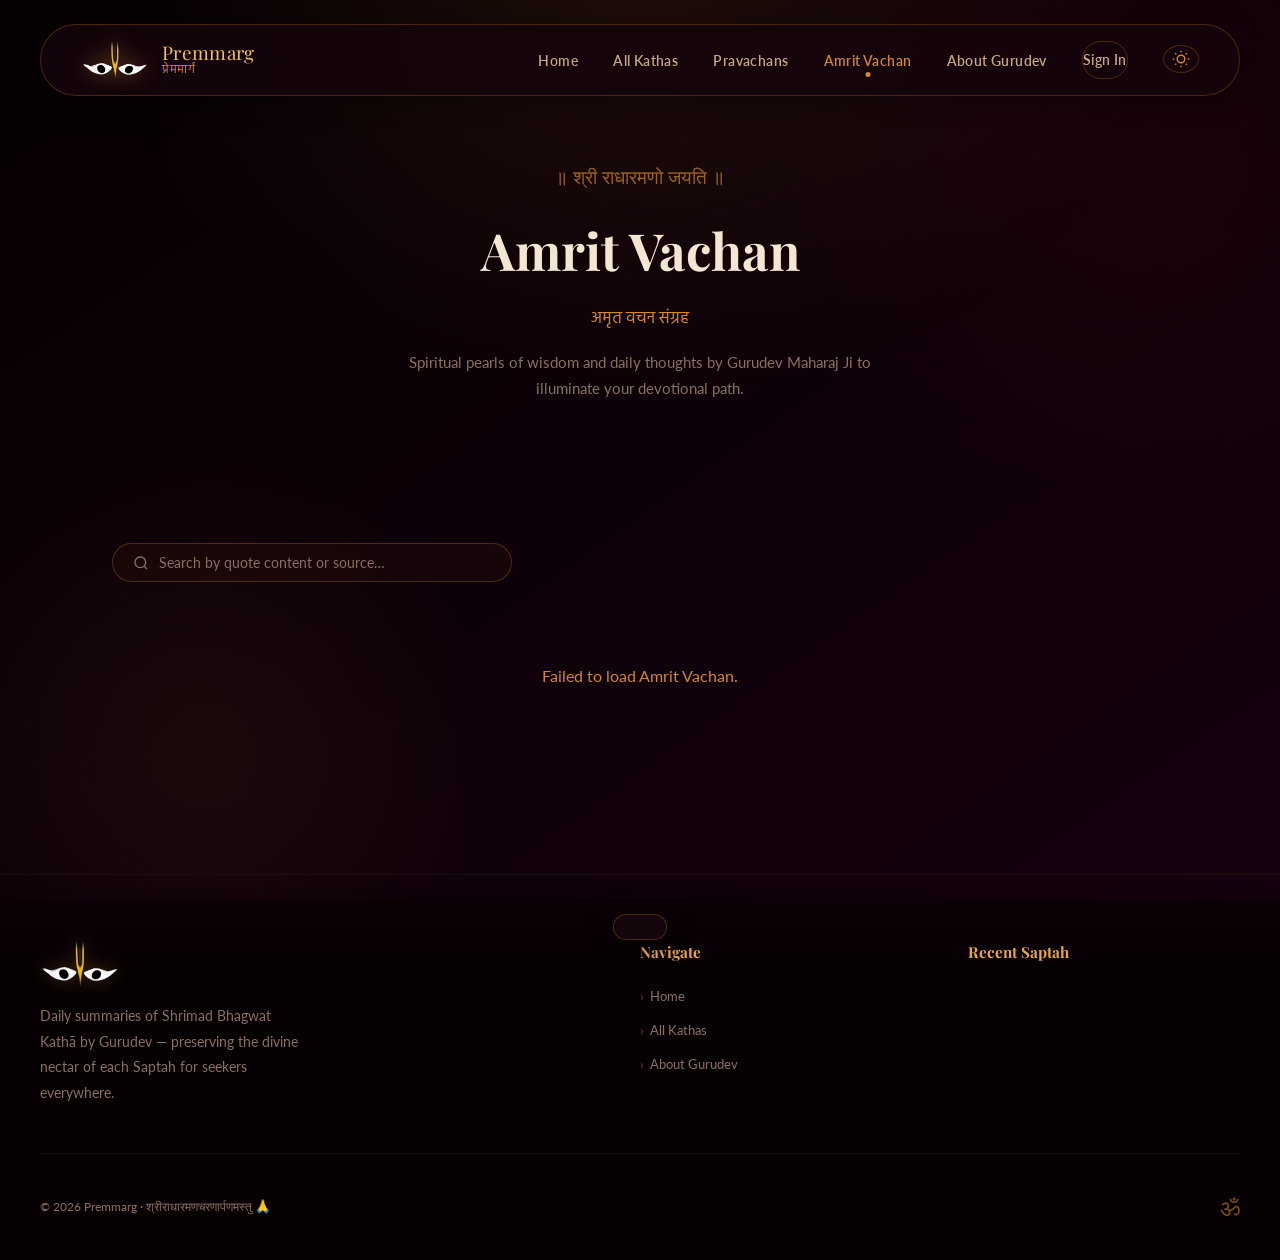
<file: quotes.html>
<!DOCTYPE html>
<html lang="en">
<head>
  <meta charset="UTF-8">
  <meta name="viewport" content="width=device-width, initial-scale=1.0">
  <title>Amrit Vachan – Premmarg</title>
  <meta name="description" content="Immerse in the spiritual quotes and daily divine thoughts (Amrit Vachan) by Gurudev. Share the nectar of devotion.">
  <link rel="stylesheet" href="css/style.css?v=2.7">
  <link rel="icon" type="image/png" sizes="32x32" href="uploads/favicon.png?v=3.1">
  <link rel="apple-touch-icon" sizes="180x180" href="uploads/apple-touch-icon.png?v=3.1">
  <script>
    (function() {
      var theme = localStorage.getItem('premmarg-theme') || 'dark';
      document.documentElement.setAttribute('data-theme', theme);
    })();
  </script>
  <style>
    .quotes-grid {
      display: grid;
      grid-template-columns: repeat(auto-fill, minmax(340px, 1fr));
      gap: 2rem;
      max-width: 1200px;
      margin: 0 auto;
      padding: 0 2rem;
    }
    .quote-archive-card {
      padding: 2.5rem 2rem;
      display: flex;
      flex-direction: column;
      justify-content: space-between;
      position: relative;
      overflow: hidden;
      transition: transform 0.3s ease, box-shadow 0.3s ease;
    }
    .quote-archive-card:hover {
      transform: translateY(-5px);
      box-shadow: 0 10px 25px rgba(0, 0, 0, 0.25);
    }
    .quote-archive-card::before {
      content: '';
      position: absolute;
      top: 0; left: 0; right: 0;
      height: 3px;
      background: linear-gradient(90deg, var(--saffron), var(--gold));
      opacity: 0.8;
    }
    .quote-archive-hi {
      font-size: 1.15rem;
      line-height: 1.7;
      color: var(--text-primary);
      margin-bottom: 1rem;
    }
    .quote-archive-en {
      font-size: 0.9rem;
      line-height: 1.6;
      color: var(--text-secondary);
      font-style: italic;
      margin-bottom: 1.2rem;
    }
    .quote-archive-footer {
      display: flex;
      justify-content: space-between;
      align-items: center;
      margin-top: auto;
      border-top: 1px solid var(--glass-border);
      padding-top: 1rem;
    }
    .quote-archive-source {
      font-size: 0.8rem;
      font-weight: 700;
      color: var(--saffron-light);
    }
    .quote-actions {
      display: flex;
      gap: 0.8rem;
    }
    .quote-action-btn {
      background: none;
      border: none;
      cursor: pointer;
      color: var(--text-muted);
      padding: 4px;
      border-radius: 4px;
      transition: color 0.2s, background-color 0.2s;
    }
    .quote-action-btn:hover {
      color: var(--saffron-light);
      background-color: rgba(255,255,255,0.05);
    }
    .quote-archive-card.today-highlight::after {
      content: 'आज का विचार';
      position: absolute;
      top: 10px;
      right: 15px;
      font-size: 0.75rem;
      background: rgba(212,135,42,0.15);
      border: 1px solid rgba(212,135,42,0.3);
      color: var(--saffron-light);
      padding: 2px 8px;
      border-radius: var(--radius-full);
      font-family: var(--font-hindi);
    }
    
    @media (max-width: 480px) {
      .quotes-grid {
        grid-template-columns: 1fr;
        padding: 0 1.2rem;
        gap: 1.2rem;
      }
      .quote-archive-card {
        padding: 1.8rem 1.2rem;
      }
      .quote-archive-hi {
        font-size: 1.05rem;
      }
      .quote-archive-en {
        font-size: 0.85rem;
      }
    }
  </style>
</head>
<body data-page="quotes">

<div class="page-bg"></div>
<div class="lotus-particles"></div>

<!-- Navbar -->
<nav class="navbar">
  <a href="index.html" class="nav-brand">
    <img src="uploads/premmarg_logo.png?v=3.1" alt="Premmarg" class="nav-logo">
    <div class="nav-brand-text">
      <span class="nav-brand-name">Premmarg</span>
      <span class="nav-brand-hi">प्रेममार्ग</span>
    </div>
  </a>
  <ul class="nav-links">
    <li><a href="index.html">Home</a></li>
    <li><a href="kathas.html">All Kathas</a></li>
    <li><a href="pravachans.html">Pravachans</a></li>
    <li><a href="quotes.html">Amrit Vachan</a></li>
    <li><a href="about.html">About Gurudev</a></li>
    <li>
      <button id="theme-toggle" class="btn-ghost" style="padding:4px 8px; border:1px solid var(--glass-border); border-radius:50%;" aria-label="Toggle Theme">
        <svg width="18" height="18" viewBox="0 0 24 24" fill="none" stroke="currentColor" stroke-width="2"><path d="M21 12.79A9 9 0 1 1 11.21 3 7 7 0 0 0 21 12.79z"></path></svg>
      </button>
    </li>
  </ul>
  <button class="nav-hamburger" aria-label="Menu" aria-expanded="false">
    <span></span><span></span><span></span>
  </button>
</nav>

<!-- Banner -->
<div class="page-banner">
  <div class="page-banner-om">॥ श्री राधारमणो जयति ॥</div>
  <h1 class="page-banner-title">Amrit Vachan</h1>
  <p class="page-banner-hi">अमृत वचन संग्रह</p>
  <p class="page-banner-desc">Spiritual pearls of wisdom and daily thoughts by Gurudev Maharaj Ji to illuminate your devotional path.</p>
</div>

<!-- Grid section -->
<section class="section">
  <div class="toolbar" style="max-width: 1200px; margin: 0 auto 2rem auto; padding: 0 2rem;">
    <div class="search-wrap" style="width: 100%; max-width: 400px;">
      <svg width="16" height="16" viewBox="0 0 24 24" fill="none" stroke="currentColor" stroke-width="2"><circle cx="11" cy="11" r="8"/><path d="m21 21-4.35-4.35"/></svg>
      <input type="text" id="quotes-search" placeholder="Search by quote content or source…" aria-label="Search quotes">
    </div>
  </div>
  <div class="quotes-grid" id="quotes-wrap">
    <div class="text-center" style="grid-column: 1/-1; padding: 3rem 0; color: var(--text-secondary);">
      Loading Amrit Vachan...
    </div>
  </div>
</section>

<!-- Footer -->
<footer>
  <div class="footer-inner">
    <div class="footer-brand">
      <img src="uploads/premmarg_logo.png?v=3.1" alt="Premmarg" class="footer-brand-logo">
      <p>Daily summaries of Shrimad Bhagwat Kathā by Gurudev — preserving the divine nectar of each Saptah for seekers everywhere.</p>
    </div>
    <div class="footer-col">
      <h4>Navigate</h4>
      <ul>
        <li><a href="index.html">Home</a></li>
        <li><a href="kathas.html">All Kathas</a></li>
        <li><a href="about.html">About Gurudev</a></li>
      </ul>
    </div>
    <div class="footer-col">
      <h4>Recent Saptah</h4>
      <ul id="footer-saptahs"></ul>
    </div>
  </div>
  <div class="footer-bottom">
    <span>© 2026 Premmarg · श्रीराधारमणचरणार्पणमस्तु 🙏</span>
    <span class="footer-om">ॐ</span>
  </div>
</footer>

<div id="toast"></div>
<script src="js/data.js?v=2.6"></script>
<script src="js/app.js?v=2.6"></script>
</body>
</html>
</file>
<file: css/style.css>
/* ============================================================
   PREMMARG BLOG — Spiritual Design System
   Shrimad Bhagwat Kathā Blog Platform
   ============================================================ */

@import url('https://fonts.googleapis.com/css2?family=Playfair+Display:ital,wght@0,400;0,600;0,700;1,400;1,600&family=Lato:wght@300;400;700&family=Hind:wght@300;400;500;600&family=Tiro+Devanagari+Hindi&display=swap');

/* ===== CSS VARIABLES ===== */
:root {
  --bg-deep:        #060003;
  --bg-primary:     #0d0008;
  --bg-secondary:   #150010;
  --bg-card:        rgba(22, 4, 12, 0.85);

  --saffron:        #d4872a;
  --saffron-light:  #e8a84a;
  --saffron-dark:   #a86218;
  --gold:           #f0c060;
  --gold-light:     #ffd97a;
  --crimson:        #8b1a1a;
  --crimson-light:  #b02424;
  --lotus-pink:     #c4607a;
  --maroon:         #4a0010;

  --text-primary:   #f5e6d3;
  --text-secondary: #c4a882;
  --text-muted:     #8a7060;
  --text-gold:      #f0c060;

  --glass-bg:          rgba(212, 135, 42, 0.04);
  --glass-bg-hover:    rgba(212, 135, 42, 0.09);
  --glass-border:      rgba(212, 135, 42, 0.28); /* Highlighted borders for clear separation */
  --glass-border-hover:rgba(212, 135, 42, 0.65); /* Highlighted hover state */
  --glass-glow:        rgba(212, 135, 42, 0.18);

  --font-heading: 'Playfair Display', Georgia, serif;
  --font-body:    'Lato', sans-serif;
  --font-hindi:   'Hind', 'Tiro Devanagari Hindi', sans-serif;

  --radius-sm:   8px;
  --radius-md:   14px;
  --radius-lg:   22px;
  --radius-xl:   32px;
  --radius-full: 9999px;

  --shadow-card:  0 4px 30px rgba(0,0,0,0.45);
  --shadow-glow:  0 0 40px rgba(212,135,42,0.2);
  --shadow-hover: 0 10px 45px rgba(212,135,42,0.28);

  --transition-fast: 0.2s ease;
  --transition-mid:  0.38s ease;
  --transition-slow: 0.65s ease;
}

[data-theme="light"] {
  --bg-deep:        #f8fafc;
  --bg-primary:     #ffffff;
  --bg-secondary:   #f1f5f9;
  --bg-card:        #ffffff;

  --saffron:        #ea580c; /* Vibrant orange / saffron */
  --saffron-light:  #f97316;
  --saffron-dark:   #c2410c;
  --gold:           #b45309;
  --gold-light:     #d97706;
  --crimson:        #991b1b;
  --crimson-light:  #dc2626;
  --lotus-pink:     #db2777;
  --maroon:         #7f1d1d;

  --text-primary:   #0f172a; /* Deep slate navy for headings */
  --text-secondary: #334155; /* Charcoal for body copy */
  --text-muted:     #64748b; /* Slate gray for captions */
  --text-gold:      #ea580c;

  --glass-bg:          rgba(255, 255, 255, 0.85);
  --glass-bg-hover:    rgba(248, 250, 252, 0.95);
  --glass-border:      rgba(226, 232, 240, 0.8);
  --glass-border-hover:rgba(203, 213, 225, 1);
  --glass-glow:        rgba(234, 88, 12, 0.05);

  --shadow-card:  0 10px 30px rgba(15, 23, 42, 0.08);
  --shadow-glow:  0 0 40px rgba(234, 88, 12, 0.04);
  --shadow-hover: 0 20px 40px rgba(15, 23, 42, 0.15);
}

[data-theme="light"] .strip-day {
  background: var(--bg-card);
  border-color: var(--glass-border);
}
[data-theme="light"] .strip-day:hover {
  background: var(--glass-bg-hover);
  border-color: var(--saffron);
  box-shadow: var(--shadow-card);
}

/* ===== RESET ===== */
*, *::before, *::after { box-sizing: border-box; margin: 0; padding: 0; }
html { scroll-behavior: smooth; font-size: 16px; }
img, video { max-width: 100%; display: block; }
a { color: inherit; }
button { font-family: inherit; cursor: pointer; }

/* ===== BASE ===== */
body {
  background: var(--bg-primary);
  color: var(--text-primary);
  font-family: var(--font-body);
  line-height: 1.75;
  min-height: 100vh;
  overflow-x: hidden;
}

/* ===== SCROLLBAR ===== */
::-webkit-scrollbar { width: 5px; }
::-webkit-scrollbar-track { background: var(--bg-deep); }
::-webkit-scrollbar-thumb { background: var(--saffron-dark); border-radius: 3px; }
::-webkit-scrollbar-thumb:hover { background: var(--saffron); }

/* ===== FIXED BACKGROUND ===== */
.page-bg {
  position: fixed;
  inset: 0;
  z-index: -2;
  background: linear-gradient(145deg, var(--bg-deep) 0%, var(--bg-primary) 45%, var(--bg-secondary) 100%);
  overflow: hidden;
  pointer-events: none;
}
.page-bg::before {
  content: '';
  position: absolute;
  width: 700px; height: 700px;
  background: radial-gradient(circle, rgba(139,26,26,0.1) 0%, transparent 70%);
  top: -200px; right: -200px;
  border-radius: 50%;
  animation: float-orb 10s ease-in-out infinite;
}
.page-bg::after {
  content: '';
  position: absolute;
  width: 600px; height: 600px;
  background: radial-gradient(circle, rgba(212,135,42,0.07) 0%, transparent 70%);
  bottom: -150px; left: -100px;
  border-radius: 50%;
  animation: float-orb 13s ease-in-out infinite reverse;
}

/* ===== LOTUS PARTICLES ===== */
.lotus-particles {
  position: fixed;
  inset: 0;
  z-index: -1;
  pointer-events: none;
  overflow: hidden;
}
.lotus-p {
  position: absolute;
  opacity: 0;
  color: var(--saffron);
  animation: lotus-float linear infinite;
  font-size: 1rem;
}

/* ===== NAVBAR ===== */
.navbar {
  position: fixed;
  top: 1.5rem;
  left: 50%;
  transform: translateX(-50%);
  width: calc(100% - 3rem);
  max-width: 1200px;
  height: 72px;
  z-index: 1000;
  display: flex;
  align-items: center;
  justify-content: space-between;
  padding: 0 2.5rem;
  background: var(--bg-card);
  backdrop-filter: blur(24px);
  -webkit-backdrop-filter: blur(24px);
  border: 1.5px solid var(--glass-border);
  border-radius: var(--radius-full);
  box-shadow: var(--shadow-card);
  transition: var(--transition-mid);
}
.navbar.scrolled {
  top: 0.75rem;
  height: 64px;
  background: var(--bg-primary);
  border-color: var(--glass-border-hover);
  box-shadow: var(--shadow-hover);
}
.nav-brand {
  display: flex;
  align-items: center;
  gap: 13px;
  text-decoration: none;
}
.nav-logo {
  height: 42px;
  width: auto;
  max-width: 68px;
  object-fit: contain;
  filter: drop-shadow(0 0 10px rgba(212,135,42,0.5));
  transition: var(--transition-fast);
}
.nav-brand:hover .nav-logo { filter: drop-shadow(0 0 16px rgba(212,135,42,0.8)); }
[data-theme="light"] .nav-logo {
  background: rgba(13, 0, 8, 0.94);
  border: 1px solid rgba(212, 135, 42, 0.4);
  border-radius: 8px;
  padding: 3px 6px;
  box-shadow: 0 2px 10px rgba(0, 0, 0, 0.2);
}
.nav-brand-text { display: flex; flex-direction: column; line-height: 1.2; }
.nav-brand-name {
  font-family: var(--font-heading);
  font-size: 1.18rem;
  color: var(--gold);
  letter-spacing: 0.3px;
}
.nav-brand-hi {
  font-family: var(--font-hindi);
  font-size: 0.72rem;
  color: var(--saffron);
  letter-spacing: 0.5px;
}
.nav-links {
  display: flex;
  align-items: center;
  gap: 2.2rem;
  list-style: none;
}
.nav-links a {
  color: var(--text-secondary);
  text-decoration: none;
  font-size: 0.88rem;
  font-weight: 600;
  letter-spacing: 0.4px;
  position: relative;
  transition: var(--transition-fast);
  padding: 6px 0;
}
.nav-links a::after {
  content: '';
  position: absolute;
  bottom: -2px; left: 50%;
  transform: translateX(-50%) scale(0);
  width: 5px; height: 5px;
  background: var(--saffron);
  border-radius: 50%;
  transition: var(--transition-fast);
}
.nav-links a:hover,
.nav-links a.active { color: var(--saffron); }
.nav-links a:hover::after,
.nav-links a.active::after { transform: translateX(-50%) scale(1); }
.nav-hamburger {
  display: none;
  flex-direction: column;
  gap: 5px;
  padding: 6px;
  background: none;
  border: none;
}
.nav-hamburger span {
  width: 22px; height: 2px;
  background: var(--saffron);
  border-radius: 2px;
  transition: var(--transition-fast);
  display: block;
}

/* Mobile nav */
@media (max-width: 660px) {
  .nav-hamburger { display: flex; }
  .nav-links {
    display: none;
    position: fixed;
    top: 88px; /* Position right below the floating navbar */
    left: 1.5rem; right: 1.5rem;
    flex-direction: column;
    background: var(--bg-card);
    backdrop-filter: blur(24px);
    border: 1.5px solid var(--glass-border);
    border-radius: var(--radius-lg);
    box-shadow: var(--shadow-hover);
    padding: 1.8rem 2rem;
    gap: 1.4rem;
    align-items: flex-start;
    z-index: 999;
  }
  .nav-links.open { display: flex; }
  .navbar { padding: 0 1.4rem; }
}

/* ===== HERO ===== */
.hero {
  min-height: 100vh;
  display: flex;
  align-items: center;
  position: relative;
  overflow: hidden;
  padding: 100px 2.5rem 60px;
}
.hero-glow {
  position: absolute;
  inset: 0;
  background:
    radial-gradient(ellipse at 65% 50%, rgba(139,26,26,0.2) 0%, transparent 55%),
    radial-gradient(ellipse at 20% 80%, rgba(212,135,42,0.1) 0%, transparent 50%);
  pointer-events: none;
}
.hero-mandala {
  position: absolute;
  right: -80px; top: 50%;
  transform: translateY(-50%);
  width: 650px; height: 650px;
  opacity: 0.07; /* Increased opacity for better visibility */
  animation: spin-slow 80s linear infinite;
  pointer-events: none;
}
.hero-mandala svg { width: 100%; height: 100%; }
.hero-inner {
  position: relative;
  z-index: 2;
  max-width: 1200px;
  margin: 0 auto;
  width: 100%;
  display: grid;
  grid-template-columns: 1fr 360px;
  gap: 4rem;
  align-items: center;
}
.hero-badge {
  display: inline-flex;
  align-items: center;
  gap: 10px;
  font-size: 0.72rem;
  letter-spacing: 3.5px;
  text-transform: uppercase;
  color: var(--saffron);
  margin-bottom: 1.2rem;
}
.hero-badge::before, .hero-badge::after {
  content: '';
  height: 1px; width: 36px;
  background: linear-gradient(90deg, transparent, var(--saffron));
  opacity: 0.6;
}
.hero-badge::after { background: linear-gradient(90deg, var(--saffron), transparent); }
.hero-title {
  font-family: var(--font-heading);
  font-size: clamp(2.4rem, 5vw, 3.9rem);
  font-weight: 700;
  line-height: 1.2;
  margin-bottom: 0.8rem;
  color: var(--text-primary);
}
.hero-title em { color: var(--gold); font-style: italic; }
.hero-hi {
  font-family: var(--font-hindi);
  font-size: 1.15rem;
  color: var(--saffron-light);
  margin-bottom: 0.5rem;
  line-height: 1.8;
}
.hero-desc {
  font-size: 0.97rem;
  color: var(--text-muted);
  max-width: 480px;
  line-height: 1.8;
  margin-bottom: 2.2rem;
}
.hero-actions {
  display: flex;
  gap: 1rem;
  flex-wrap: wrap;
}

/* Hero image */
.hero-img-wrap {
  position: relative;
  display: flex;
  justify-content: center;
  z-index: 1;
}
.hero-img-wrap::before {
  content: '';
  position: absolute;
  width: 380px; height: 380px;
  background: radial-gradient(circle, rgba(212, 135, 42, 0.16) 0%, transparent 70%);
  top: 50%; left: 50%;
  transform: translate(-50%, -50%);
  z-index: -1;
  pointer-events: none;
  animation: ring-breathe 8s ease-in-out infinite;
}
.hero-img-ring {
  position: relative;
  width: 300px; height: 360px;
  z-index: 2;
}
.hero-img-ring::before,
.hero-img-ring::after {
  content: '';
  position: absolute;
  border-radius: 50% 50% 50% 50% / 40% 40% 60% 60%;
  border: 1px solid rgba(212,135,42,0.25);
  animation: ring-breathe 5s ease-in-out infinite;
}
.hero-img-ring::before { inset: -14px; }
.hero-img-ring::after  { inset: -28px; border-color: rgba(212,135,42,0.1); animation-delay: 0.8s; }
.hero-img-ring img {
  width: 100%; height: 100%;
  object-fit: cover;
  border-radius: 50% 50% 50% 50% / 40% 40% 60% 60%;
  box-shadow: 0 0 70px rgba(212,135,42,0.35), 0 20px 60px rgba(0,0,0,0.5);
  filter: brightness(0.95) saturate(1.1);
}
.hero-img-label {
  position: absolute;
  bottom: -18px; left: 50%;
  transform: translateX(-50%);
  background: linear-gradient(135deg, var(--saffron-dark), var(--saffron-light));
  color: #fff;
  padding: 7px 22px;
  border-radius: var(--radius-full);
  font-family: var(--font-hindi);
  font-size: 0.8rem;
  font-weight: 500;
  white-space: nowrap;
  box-shadow: 0 4px 24px rgba(212,135,42,0.45);
  letter-spacing: 0.3px;
}

/* ===== BUTTONS ===== */
.btn {
  display: inline-flex;
  align-items: center;
  gap: 8px;
  padding: 13px 30px;
  border-radius: var(--radius-full);
  font-size: 0.88rem;
  font-weight: 700;
  letter-spacing: 0.4px;
  text-decoration: none;
  border: none;
  cursor: pointer;
  transition: var(--transition-mid);
  white-space: nowrap;
  font-family: var(--font-body);
}
.btn-primary {
  background: linear-gradient(135deg, var(--saffron-dark) 0%, var(--saffron) 50%, var(--saffron-light) 100%);
  color: #fff;
  box-shadow: 0 4px 24px rgba(212,135,42,0.38);
}
.btn-primary:hover {
  transform: translateY(-3px);
  box-shadow: 0 10px 36px rgba(212,135,42,0.55);
}
.btn-outline {
  background: transparent;
  color: var(--saffron-light);
  border: 1px solid var(--glass-border);
}
.btn-outline:hover {
  background: var(--glass-bg-hover);
  border-color: rgba(212,135,42,0.45);
  transform: translateY(-3px);
}
.btn-sm {
  padding: 9px 20px;
  font-size: 0.81rem;
}
.btn-ghost {
  background: transparent;
  color: var(--saffron);
  border: none;
  padding: 8px 0;
  font-size: 0.85rem;
  display: inline-flex;
  align-items: center;
  gap: 6px;
  transition: var(--transition-fast);
}
.btn-ghost:hover { gap: 12px; color: var(--saffron-light); }

/* ===== SECTION ===== */
.section {
  padding: 4.5rem 2.5rem;
  max-width: 1200px;
  margin: 0 auto;
  width: 100%;
}
.hr-gold + .section,
.hr-gold + .section-quotes {
  padding-top: 1.8rem !important;
}
.full-width-section {
  padding: 80px 2.5rem;
  width: 100%;
}
.full-width-section > .section-inner {
  max-width: 1200px;
  margin: 0 auto;
}
.section-header {
  text-align: center;
  margin-bottom: 3.5rem;
}
.section-label {
  display: inline-flex;
  align-items: center;
  gap: 12px;
  font-size: 0.72rem;
  letter-spacing: 3.5px;
  text-transform: uppercase;
  color: var(--saffron);
  margin-bottom: 0.9rem;
}
.section-label::before,
.section-label::after {
  content: '';
  width: 32px; height: 1px;
  background: var(--saffron);
  opacity: 0.45;
}
.section-title {
  font-family: var(--font-heading);
  font-size: clamp(1.9rem, 3.5vw, 2.7rem);
  color: var(--text-primary);
  margin-bottom: 0.9rem;
  line-height: 1.25;
}
.section-desc {
  color: var(--text-secondary);
  max-width: 540px;
  margin: 0 auto;
  font-size: 0.95rem;
}

/* ===== GLASS CARD ===== */
.glass-card {
  background: var(--glass-bg);
  border: 1.5px solid var(--glass-border);
  border-radius: var(--radius-lg);
  backdrop-filter: blur(14px);
  -webkit-backdrop-filter: blur(14px);
  transition: var(--transition-mid);
  overflow: hidden;
}
.glass-card:hover {
  background: var(--glass-bg-hover);
  border-color: var(--glass-border-hover);
  box-shadow: var(--shadow-hover);
  transform: translateY(-5px);
}
.glass-card-link {
  text-decoration: none;
  color: inherit;
  display: block;
}

/* ===== SAPTAH CARDS ===== */
.saptah-grid {
  display: grid;
  grid-template-columns: repeat(auto-fill, minmax(340px, 1fr));
  gap: 1.6rem;
}
.saptah-card {
  padding: 2.2rem;
  position: relative;
}
.saptah-card::before {
  content: '';
  position: absolute;
  top: 0; left: 2rem; right: 2rem;
  height: 2px;
  background: linear-gradient(90deg, transparent, var(--saffron), transparent);
  opacity: 0;
  transition: var(--transition-mid);
}
.glass-card:hover .saptah-card::before,
.saptah-card:hover::before { opacity: 1; }
.saptah-year-tag {
  display: inline-flex;
  align-items: center;
  gap: 6px;
  background: rgba(212,135,42,0.1);
  border: 1px solid rgba(212,135,42,0.22);
  border-radius: var(--radius-full);
  padding: 3px 14px;
  font-size: 0.73rem;
  color: var(--saffron-light);
  letter-spacing: 1px;
  margin-bottom: 1rem;
}
.saptah-card-title {
  font-family: var(--font-heading);
  font-size: 1.35rem;
  color: var(--text-primary);
  margin-bottom: 0.35rem;
  line-height: 1.35;
}
.saptah-card-location {
  display: flex;
  align-items: center;
  gap: 5px;
  font-size: 0.8rem;
  color: var(--text-secondary);
  margin-bottom: 1.1rem;
}
.saptah-card-desc {
  font-size: 0.87rem;
  color: var(--text-muted);
  line-height: 1.75;
  display: -webkit-box;
  -webkit-line-clamp: 3;
  -webkit-box-orient: vertical;
  overflow: hidden;
  margin-bottom: 1.4rem;
}
.saptah-card-footer {
  display: flex;
  align-items: center;
  justify-content: space-between;
}
.day-dots {
  display: flex;
  gap: 5px;
}
.day-dot {
  width: 30px; height: 30px;
  border-radius: 50%;
  border: 1px solid rgba(212,135,42,0.2);
  background: rgba(212,135,42,0.06);
  display: flex;
  align-items: center;
  justify-content: center;
  font-size: 0.65rem;
  color: var(--text-muted);
  transition: var(--transition-fast);
}
.day-dot.filled {
  background: rgba(212,135,42,0.2);
  border-color: var(--saffron);
  color: var(--saffron-light);
}

/* ===== POST CARDS ===== */
.post-grid {
  display: grid;
  grid-template-columns: repeat(auto-fill, minmax(290px, 1fr));
  gap: 1.5rem;
}
.post-card {
  padding: 1.9rem;
  display: flex;
  flex-direction: column;
  text-decoration: none;
  color: inherit;
  position: relative;
  overflow: hidden;
}
.post-card::before {
  content: '';
  position: absolute;
  top: 0; left: 0; right: 0;
  height: 4px;
  background: linear-gradient(90deg, var(--saffron), var(--saffron-light));
  opacity: 0.85;
  transition: var(--transition-mid);
}
.post-card:hover::before {
  opacity: 1;
  height: 6px;
}
.post-card-tags {
  display: flex;
  gap: 6px;
  flex-wrap: wrap;
  margin-bottom: 1rem;
}
.tag {
  border-radius: var(--radius-full);
  padding: 3px 13px;
  font-size: 0.7rem;
  letter-spacing: 0.4px;
  border: 1px solid;
}
.tag-day {
  background: rgba(212,135,42,0.1);
  border-color: rgba(212,135,42,0.25);
  color: var(--saffron-light);
}
.tag-featured {
  background: rgba(240,192,96,0.08);
  border-color: rgba(240,192,96,0.2);
  color: var(--gold);
}
.tag-hindi {
  background: rgba(196,96,122,0.08);
  border-color: rgba(196,96,122,0.2);
  color: var(--lotus-pink);
  font-family: var(--font-hindi);
}
.post-card-title {
  font-family: var(--font-heading);
  font-size: 1.15rem;
  color: var(--text-primary);
  line-height: 1.4;
  margin-bottom: 0.6rem;
  flex: 1;
}
.post-card-excerpt {
  font-size: 0.84rem;
  color: var(--text-muted);
  line-height: 1.75;
  display: -webkit-box;
  -webkit-line-clamp: 3;
  -webkit-box-orient: vertical;
  overflow: hidden;
  margin-bottom: 1.3rem;
}
.post-card-read {
  display: flex;
  align-items: center;
  gap: 6px;
  color: var(--saffron);
  font-size: 0.82rem;
  font-weight: 700;
  letter-spacing: 0.3px;
  transition: var(--transition-fast);
}
.post-card:hover .post-card-read { gap: 12px; }

/* ===== FEATURED HERO POSTS ===== */
.featured-duo {
  display: grid;
  grid-template-columns: 3fr 2fr;
  gap: 1.5rem;
  margin-bottom: 1.5rem;
}
.featured-single {
  max-width: 850px;
  margin: 0 auto 1.5rem;
}
.featured-full {
  padding: 2.8rem;
  position: relative;
  overflow: hidden;
}
.featured-full::after {
  content: '॥';
  position: absolute;
  bottom: 1.5rem; right: 2rem;
  font-family: var(--font-heading);
  font-size: 5rem;
  color: var(--saffron);
  opacity: 0.05;
  line-height: 1;
}
.featured-main {
  padding: 2.8rem;
  position: relative;
  overflow: hidden;
}
.featured-main::after {
  content: '॥';
  position: absolute;
  bottom: 1.5rem; right: 2rem;
  font-family: var(--font-heading);
  font-size: 5rem;
  color: var(--saffron);
  opacity: 0.05;
  line-height: 1;
}
.featured-main .post-card-title {
  font-size: 1.55rem;
  margin-bottom: 1rem;
}
.featured-side {
  padding: 2rem;
}
.featured-side .post-card-title {
  font-size: 1.1rem;
}

.latest-saptah-strip {
  background: linear-gradient(135deg, var(--bg-card), rgba(212, 135, 42, 0.03));
  border: 1.5px solid var(--glass-border);
  border-radius: var(--radius-lg);
  padding: 2.5rem;
  margin-bottom: 1rem;
  box-shadow: 0 15px 35px rgba(0, 0, 0, 0.15), inset 0 0 25px rgba(212, 135, 42, 0.02);
  transition: var(--transition-mid);
}
[data-theme="light"] .latest-saptah-strip {
  background: linear-gradient(135deg, #ffffff, rgba(212, 135, 42, 0.02));
  border-color: rgba(212, 135, 42, 0.2);
  box-shadow: 0 15px 35px rgba(212, 135, 42, 0.05);
}
.latest-saptah-strip:hover {
  border-color: rgba(212, 135, 42, 0.4);
  box-shadow: var(--shadow-hover);
}
.strip-header {
  display: flex;
  align-items: flex-start;
  justify-content: space-between;
  margin-bottom: 2rem;
  gap: 1rem;
  flex-wrap: wrap;
}
.strip-meta {
  display: flex;
  align-items: center;
  gap: 8px;
  font-size: 0.8rem;
  color: var(--text-secondary);
  margin-top: 0.3rem;
}
.strip-days {
  display: grid;
  grid-template-columns: repeat(7, 1fr);
  gap: 0.8rem;
}
.strip-day {
  display: flex;
  flex-direction: column;
  align-items: center;
  gap: 0.5rem;
  text-decoration: none;
  padding: 1rem 0.5rem;
  border-radius: var(--radius-md);
  border: 1.5px solid var(--glass-border);
  background: rgba(212, 135, 42, 0.07); /* Lighter saffron glow tint in dark mode */
  transition: var(--transition-fast);
  text-align: center;
}
.strip-day:hover {
  background: rgba(212, 135, 42, 0.12);
  border-color: var(--saffron);
  transform: translateY(-3px);
  box-shadow: 0 4px 15px rgba(212, 135, 42, 0.15);
}
.strip-day.has-post {
  border-color: rgba(212, 135, 42, 0.45); /* Highlight cards that have posts */
}
.strip-day.active {
  background: rgba(212, 135, 42, 0.2);
  border-color: var(--saffron);
}
.strip-day-num {
  width: 34px; height: 34px;
  border-radius: 50%;
  background: rgba(212,135,42,0.12);
  border: 1px solid rgba(212,135,42,0.25);
  display: flex;
  align-items: center;
  justify-content: center;
  font-family: var(--font-heading);
  font-size: 0.95rem;
  color: var(--saffron-light);
  transition: var(--transition-fast);
}
.strip-day:hover .strip-day-num,
.strip-day.active .strip-day-num {
  background: var(--saffron);
  color: #fff;
  border-color: var(--saffron);
}
.strip-day-label {
  font-size: 0.62rem;
  color: var(--text-muted);
  letter-spacing: 0.5px;
  line-height: 1.3;
  display: -webkit-box;
  -webkit-line-clamp: 2;
  -webkit-box-orient: vertical;
  overflow: hidden;
}
.strip-day-status {
  width: 6px; height: 6px;
  border-radius: 50%;
  background: var(--text-muted);
  opacity: 0.4;
}
.strip-day.has-post .strip-day-status {
  background: var(--saffron);
  opacity: 1;
  box-shadow: 0 0 6px rgba(212,135,42,0.6);
}

/* ===== PAGE HERO BANNER ===== */
.page-banner {
  padding: 160px 2.5rem 70px;
  text-align: center;
  position: relative;
  overflow: hidden;
}
.page-banner::before {
  content: '';
  position: absolute;
  inset: 0;
  background: radial-gradient(ellipse at center top, rgba(212,135,42,0.1) 0%, transparent 60%);
}
.page-banner-om {
  font-size: 1.2rem;
  color: var(--saffron);
  opacity: 0.7;
  margin-bottom: 0.8rem;
  letter-spacing: normal;
}
.page-banner-title {
  font-family: var(--font-heading);
  font-size: clamp(2.2rem, 4.5vw, 3.2rem);
  color: var(--text-primary);
  margin-bottom: 0.5rem;
  position: relative;
}
.page-banner-hi {
  font-family: var(--font-hindi);
  color: var(--saffron);
  font-size: 1.05rem;
  position: relative;
  margin-bottom: 1rem;
}
.page-banner-desc {
  color: var(--text-muted);
  font-size: 0.93rem;
  max-width: 520px;
  margin: 0 auto;
  position: relative;
}

/* ===== DAY TIMELINE (Katha page) ===== */
.day-timeline {
  display: flex;
  flex-direction: column;
  gap: 0.8rem;
}
.timeline-item {
  display: grid;
  grid-template-columns: 62px 1fr auto;
  gap: 1.4rem;
  align-items: center;
  text-decoration: none;
  color: inherit;
  padding: 1.3rem 1.5rem;
  border-radius: var(--radius-md);
  border: 1px solid transparent;
  transition: var(--transition-fast);
}
.timeline-item:hover {
  background: var(--glass-bg);
  border-color: var(--glass-border);
}
.timeline-num {
  width: 52px; height: 52px;
  border-radius: 50%;
  background: rgba(212,135,42,0.1);
  border: 1px solid rgba(212,135,42,0.25);
  display: flex;
  flex-direction: column;
  align-items: center;
  justify-content: center;
  flex-shrink: 0;
  transition: var(--transition-fast);
}
.timeline-item:hover .timeline-num,
.timeline-item.active .timeline-num {
  background: rgba(212,135,42,0.22);
  border-color: var(--saffron);
}
.timeline-num-n {
  font-family: var(--font-heading);
  font-size: 1.1rem;
  color: var(--saffron-light);
  line-height: 1;
}
.timeline-num-l {
  font-size: 0.52rem;
  color: var(--text-muted);
  letter-spacing: 0.8px;
  text-transform: uppercase;
}
.timeline-info .t-title {
  font-family: var(--font-heading);
  font-size: 1.05rem;
  color: var(--text-primary);
  margin-bottom: 0.25rem;
  line-height: 1.35;
}
.timeline-info .t-count {
  font-size: 0.78rem;
  color: var(--text-muted);
}
.timeline-arrow {
  color: var(--saffron);
  opacity: 0;
  transition: var(--transition-fast);
  font-size: 1.1rem;
}
.timeline-item:hover .timeline-arrow { opacity: 1; }

/* ===== SAPTAH DETAIL HEADER ===== */
.katha-hero {
  padding: 150px 2.5rem 50px;
  max-width: 1200px;
  margin: 0 auto;
}
.katha-breadcrumb {
  display: flex;
  align-items: center;
  gap: 8px;
  font-size: 0.8rem;
  color: var(--text-muted);
  margin-bottom: 1.8rem;
  flex-wrap: wrap;
}
.katha-breadcrumb a {
  color: var(--saffron);
  text-decoration: none;
  transition: var(--transition-fast);
}
.katha-breadcrumb a:hover { color: var(--saffron-light); }
.katha-breadcrumb span { opacity: 0.5; }
.katha-title {
  font-family: var(--font-heading);
  font-size: clamp(2rem, 4.5vw, 3rem);
  color: var(--text-primary);
  margin-bottom: 0.5rem;
  line-height: 1.25;
}
.katha-meta-row {
  display: flex;
  align-items: center;
  gap: 1.5rem;
  margin-bottom: 1.5rem;
  flex-wrap: wrap;
}
.katha-meta-item {
  display: flex;
  align-items: center;
  gap: 6px;
  font-size: 0.85rem;
  color: var(--text-secondary);
}
.katha-meta-item svg { color: var(--saffron); opacity: 0.7; }
.katha-desc {
  font-size: 0.97rem;
  color: var(--text-secondary);
  line-height: 1.85;
  max-width: 680px;
  margin-bottom: 2rem;
}
.katha-layout {
  display: grid;
  grid-template-columns: 1fr 340px;
  gap: 2.5rem;
  max-width: 1200px;
  margin: 0 auto;
  padding: 0 2.5rem 80px;
}
.katha-sidebar-card {
  position: sticky;
  top: 90px;
  padding: 1.8rem;
}
.sidebar-title {
  font-family: var(--font-heading);
  font-size: 1rem;
  color: var(--saffron-light);
  margin-bottom: 1.2rem;
  display: flex;
  align-items: center;
  gap: 8px;
}

/* ===== POST READER ===== */
.post-reader-wrap {
  padding: 150px 2.5rem 80px;
  max-width: 840px;
  margin: 0 auto;
}
.post-breadcrumb {
  display: flex;
  align-items: center;
  gap: 8px;
  font-size: 0.8rem;
  color: var(--text-muted);
  margin-bottom: 2rem;
  flex-wrap: wrap;
}
.post-breadcrumb a { color: var(--saffron); text-decoration: none; transition: var(--transition-fast); }
.post-breadcrumb a:hover { color: var(--saffron-light); }
.post-breadcrumb .sep { opacity: 0.4; }

.post-header { margin-bottom: 2.5rem; }
.post-tags-row {
  display: flex;
  gap: 8px;
  flex-wrap: wrap;
  margin-bottom: 1.2rem;
}
.post-title {
  font-family: var(--font-heading);
  font-size: clamp(1.9rem, 4vw, 2.8rem);
  color: var(--text-primary);
  line-height: 1.28;
  margin-bottom: 1.4rem;
}
.post-meta-row {
  display: flex;
  align-items: center;
  gap: 1.2rem;
  flex-wrap: wrap;
  padding-bottom: 1.5rem;
  border-bottom: 1px solid var(--glass-border);
}
.post-date {
  font-size: 0.8rem;
  color: var(--text-muted);
  display: flex;
  align-items: center;
  gap: 5px;
}

/* Language Toggle */
.lang-toggle {
  display: flex;
  align-items: center;
  background: rgba(212,135,42,0.07);
  border: 1px solid var(--glass-border);
  border-radius: var(--radius-full);
  padding: 3px;
  gap: 2px;
}
.lang-btn {
  padding: 5px 16px;
  border-radius: var(--radius-full);
  font-size: 0.77rem;
  font-weight: 600;
  cursor: pointer;
  border: none;
  background: transparent;
  color: var(--text-secondary);
  transition: var(--transition-fast);
  letter-spacing: 0.3px;
}
.lang-btn.active {
  background: linear-gradient(135deg, var(--saffron-dark), var(--saffron));
  color: #fff;
}
.lang-btn-hi { font-family: var(--font-hindi); }

/* YouTube Video Player Section */
.post-video-section {
  margin: 1.8rem 0 2.2rem;
  animation: fadeSlideUp 0.4s ease both;
}
.post-video-card {
  background: var(--bg-card);
  border: 1px solid var(--glass-border);
  border-radius: var(--radius-md);
  overflow: hidden;
  box-shadow: 0 10px 30px rgba(0,0,0,0.35), 0 0 20px rgba(212,135,42,0.1);
  transition: border-color var(--transition-fast), box-shadow var(--transition-fast);
}
.post-video-card:hover {
  border-color: var(--glass-border-hover);
  box-shadow: 0 14px 40px rgba(0,0,0,0.45), 0 0 28px rgba(212,135,42,0.18);
}
.post-video-header {
  display: flex;
  align-items: center;
  justify-content: space-between;
  flex-wrap: wrap;
  gap: 10px;
  padding: 0.85rem 1.25rem;
  background: rgba(212,135,42,0.06);
  border-bottom: 1px solid var(--glass-border);
}
.video-badge {
  display: inline-flex;
  align-items: center;
  gap: 8px;
  font-size: 0.86rem;
  font-weight: 600;
  color: var(--saffron-light);
  letter-spacing: 0.3px;
}
.video-hint {
  font-size: 0.78rem;
  color: var(--text-muted);
}
.post-video-frame-wrap {
  position: relative;
  width: 100%;
  padding-bottom: 56.25%; /* 16:9 Aspect Ratio */
  height: 0;
  background: #000;
}
.post-video-frame-wrap iframe {
  position: absolute;
  top: 0;
  left: 0;
  width: 100%;
  height: 100%;
  border: 0;
}

/* Video card highlight animation when seeking */
.video-playing-highlight {
  animation: videoSeekPulse 1.8s ease-out;
}
@keyframes videoSeekPulse {
  0% {
    box-shadow: 0 0 0 0 rgba(212, 135, 42, 0.7), 0 10px 30px rgba(0,0,0,0.5);
    border-color: var(--gold);
  }
  50% {
    box-shadow: 0 0 35px 8px rgba(212, 135, 42, 0.55), 0 14px 40px rgba(0,0,0,0.6);
    border-color: var(--gold-light);
  }
  100% {
    box-shadow: 0 10px 30px rgba(0,0,0,0.35), 0 0 20px rgba(212,135,42,0.1);
    border-color: var(--glass-border);
  }
}

/* Katha Timestamp Buttons in Article & Headings */
.katha-timestamp-btn {
  display: inline-flex;
  align-items: center;
  gap: 5px;
  background: rgba(212, 135, 42, 0.12);
  border: 1px solid rgba(212, 135, 42, 0.38);
  color: var(--saffron-light);
  border-radius: var(--radius-full);
  padding: 3px 10px;
  margin: 0 6px;
  font-size: 0.76rem;
  font-family: var(--font-body);
  font-weight: 600;
  vertical-align: middle;
  cursor: pointer;
  transition: all var(--transition-fast);
  line-height: 1.3;
  text-decoration: none;
  box-shadow: 0 2px 6px rgba(0, 0, 0, 0.15);
}
.katha-timestamp-btn:hover {
  background: linear-gradient(135deg, var(--saffron-dark), var(--saffron));
  color: #fff;
  border-color: var(--gold-light);
  transform: translateY(-1px);
  box-shadow: 0 4px 14px rgba(212, 135, 42, 0.4);
}
.katha-timestamp-btn .ts-icon {
  fill: currentColor;
  transition: transform var(--transition-fast);
}
.katha-timestamp-btn:hover .ts-icon {
  transform: scale(1.15);
}
.katha-timestamp-btn .ts-time {
  font-family: var(--font-body);
  letter-spacing: 0.4px;
  font-variant-numeric: tabular-nums;
}
.katha-timestamp-btn .ts-label {
  font-family: var(--font-hindi);
  font-size: 0.72rem;
  opacity: 0.9;
  border-left: 1px solid rgba(212, 135, 42, 0.4);
  padding-left: 5px;
  margin-left: 3px;
}
.katha-timestamp-btn:hover .ts-label {
  border-left-color: rgba(255, 255, 255, 0.45);
}

/* When timestamp button is inside H2, H3 headings */
h2 .katha-timestamp-btn,
h3 .katha-timestamp-btn {
  font-size: 0.78rem;
  padding: 4px 12px;
  margin-left: 10px;
  vertical-align: 2px;
  font-weight: 600;
}

/* Floating Return-to-Reading Banner */
.katha-return-banner {
  position: fixed;
  bottom: 24px;
  left: 50%;
  transform: translateX(-50%);
  background: var(--bg-card);
  border: 1px solid var(--saffron);
  border-radius: var(--radius-full);
  padding: 8px 16px 8px 18px;
  display: flex;
  align-items: center;
  gap: 12px;
  z-index: 1200;
  box-shadow: 0 12px 40px rgba(0, 0, 0, 0.5), 0 0 25px rgba(212, 135, 42, 0.25);
  animation: bannerSlideUp 0.35s cubic-bezier(0.16, 1, 0.3, 1) both;
  backdrop-filter: blur(12px);
  -webkit-backdrop-filter: blur(12px);
  max-width: 92vw;
}
@keyframes bannerSlideUp {
  from {
    opacity: 0;
    transform: translate(-50%, 25px);
  }
  to {
    opacity: 1;
    transform: translate(-50%, 0);
  }
}
.return-pulse-dot {
  width: 8px;
  height: 8px;
  background: #ff4d4f;
  border-radius: 50%;
  display: inline-block;
  margin-right: 6px;
  box-shadow: 0 0 8px #ff4d4f;
  animation: pulseDot 1.4s infinite;
}
@keyframes pulseDot {
  0%, 100% { opacity: 1; transform: scale(1); }
  50% { opacity: 0.4; transform: scale(0.85); }
}
.return-info {
  font-size: 0.82rem;
  color: var(--text-primary);
  display: flex;
  align-items: center;
  white-space: nowrap;
}
.btn-return-reading {
  background: linear-gradient(135deg, var(--saffron-dark), var(--saffron));
  color: #fff;
  border: none;
  border-radius: var(--radius-full);
  padding: 6px 14px;
  font-size: 0.78rem;
  font-weight: 600;
  cursor: pointer;
  display: inline-flex;
  align-items: center;
  gap: 6px;
  transition: transform var(--transition-fast), box-shadow var(--transition-fast);
  white-space: nowrap;
}
.btn-return-reading:hover {
  transform: translateY(-1px);
  box-shadow: 0 4px 15px rgba(212, 135, 42, 0.4);
}
.btn-close-banner {
  background: transparent;
  border: none;
  color: var(--text-muted);
  cursor: pointer;
  padding: 4px 6px;
  font-size: 0.95rem;
  line-height: 1;
  border-radius: 50%;
  transition: color var(--transition-fast);
}
.btn-close-banner:hover {
  color: var(--text-primary);
}

/* Heading Highlight when returning to reading */
.heading-reading-highlight {
  animation: headingHighlightFlash 2.2s ease-out;
}
@keyframes headingHighlightFlash {
  0% {
    background: rgba(212, 135, 42, 0.28);
    border-radius: var(--radius-sm);
  }
  100% {
    background: transparent;
  }
}

/* TOC timestamp badge */
.toc-ts-badge {
  font-size: 0.72rem;
  color: var(--saffron-light);
  background: rgba(212, 135, 42, 0.12);
  border: 1px solid rgba(212, 135, 42, 0.3);
  padding: 1px 6px;
  border-radius: 4px;
  margin-left: 6px;
  font-weight: 600;
  font-variant-numeric: tabular-nums;
}

/* Post Content */
.post-body { margin-top: 2rem; }
.post-content-en,
.post-content-hi {
  display: none;
  line-height: 1.92;
  font-size: 1.06rem;
  color: var(--text-primary);
}
.post-content-en.show,
.post-content-hi.show { display: block; }
.post-content-hi {
  font-family: var(--font-hindi);
  font-size: 1.12rem;
}
.post-content-en h2,
.post-content-hi h2 {
  font-family: var(--font-heading);
  font-size: 1.6rem;
  color: var(--text-primary);
  margin: 3rem 0 1.2rem;
  padding-left: 1.1rem;
  border-left: 4px solid var(--saffron);
  line-height: 1.25;
  scroll-margin-top: 110px; /* Offset scroll position to clear the floating navbar */
}
.post-content-en h2:empty,
.post-content-hi h2:empty {
  display: none;
}

/* Table of Contents (TOC) */
.post-toc {
  background: var(--bg-card);
  border: 1.5px solid var(--glass-border);
  border-radius: var(--radius-md);
  padding: 1.5rem;
  margin: 2.2rem 0;
  max-width: 540px;
  box-shadow: var(--shadow-card);
}
.toc-header {
  margin-bottom: 0.8rem;
  padding-bottom: 0.5rem;
  border-bottom: 1px solid var(--glass-border);
}
.toc-title {
  font-family: var(--font-heading);
  font-size: 1.05rem;
  font-weight: 600;
  color: var(--saffron);
}
.toc-links {
  list-style: none;
  padding-left: 0;
  margin: 0;
}
.toc-links li {
  margin-bottom: 0.6rem;
  font-size: 0.94rem;
  position: relative;
  padding-left: 1.4rem;
  line-height: 1.4;
}
.toc-links li::before {
  content: '🪷';
  position: absolute;
  left: 0;
  top: 1px;
  font-size: 0.8rem;
  opacity: 0.85;
}
.toc-links a {
  color: var(--text-secondary);
  text-decoration: none;
  transition: var(--transition-fast);
  font-weight: 500;
}
.toc-links a:hover {
  color: var(--saffron);
  padding-left: 4px;
}
.post-content-hi .toc-title {
  font-family: var(--font-hindi);
  font-size: 1.15rem;
}
.post-content-hi .toc-links a {
  font-family: var(--font-hindi);
  font-size: 1rem;
}

.post-content-en h3,
.post-content-hi h3 {
  font-family: var(--font-heading);
  font-size: 1.25rem;
  color: var(--saffron);
  margin: 2.2rem 0 0.8rem;
  font-weight: 600;
}
.post-content-en p,
.post-content-hi p { margin-bottom: 1.45rem; }
.post-content-en blockquote,
.post-content-hi blockquote {
  margin: 2.2rem 0;
  padding: 1.6rem 2.2rem;
  background: rgba(212,135,42,0.06);
  border-left: 3px solid var(--saffron);
  border-radius: 0 var(--radius-md) var(--radius-md) 0;
  font-family: var(--font-heading);
  font-style: italic;
  font-size: 1.18rem;
  color: var(--gold);
  line-height: 1.85;
}
.post-content-hi blockquote { font-family: var(--font-hindi); font-style: normal; }
.post-content-en ol,
.post-content-en ul,
.post-content-hi ol,
.post-content-hi ul { padding-left: 1.6rem; margin-bottom: 1.4rem; }
.post-content-en li,
.post-content-hi li { margin-bottom: 0.65rem; }
.post-content-en strong,
.post-content-hi strong { color: var(--saffron-light); font-weight: 600; }

/* Post footer */
.post-divider {
  height: 1px;
  background: linear-gradient(90deg, transparent, var(--glass-border), transparent);
  margin: 2.5rem 0;
}
.share-row {
  display: flex;
  align-items: center;
  gap: 1rem;
  flex-wrap: wrap;
}
.share-label { font-size: 0.82rem; color: var(--text-muted); letter-spacing: 1px; }
.share-btn {
  display: inline-flex;
  align-items: center;
  gap: 7px;
  padding: 9px 20px;
  border-radius: var(--radius-full);
  font-size: 0.81rem;
  font-weight: 600;
  cursor: pointer;
  border: 1px solid;
  background: transparent;
  transition: var(--transition-fast);
  font-family: var(--font-body);
}
.share-wa {
  color: #25d366;
  border-color: rgba(37,211,102,0.25);
  background: rgba(37,211,102,0.06);
}
.share-wa:hover {
  background: rgba(37,211,102,0.15);
  transform: translateY(-2px);
}
.share-copy {
  color: var(--text-secondary);
  border-color: var(--glass-border);
  background: var(--glass-bg);
}
.share-copy:hover {
  color: var(--saffron);
  border-color: var(--saffron);
  transform: translateY(-2px);
}

/* Post navigation */
.post-nav {
  display: grid;
  grid-template-columns: 1fr 1fr;
  gap: 1rem;
  margin-top: 2.5rem;
}
.post-nav-item {
  padding: 1.3rem 1.6rem;
  text-decoration: none;
  border-radius: var(--radius-md);
  border: 1px solid var(--glass-border);
  background: var(--glass-bg);
  transition: var(--transition-fast);
  color: inherit;
}
.post-nav-item:hover {
  background: var(--glass-bg-hover);
  border-color: var(--saffron);
}
.post-nav-prev { text-align: left; }
.post-nav-next { text-align: right; }
.post-nav-dir {
  font-size: 0.7rem;
  color: var(--text-muted);
  letter-spacing: 1.2px;
  text-transform: uppercase;
  margin-bottom: 0.4rem;
  display: flex;
  align-items: center;
  gap: 6px;
}
.post-nav-next .post-nav-dir { justify-content: flex-end; }
.post-nav-title {
  font-family: var(--font-heading);
  font-size: 0.94rem;
  color: var(--saffron-light);
  line-height: 1.35;
}

/* ===== ABOUT PAGE ===== */
.about-hero {
  padding: 110px 2.5rem 60px;
  max-width: 1200px;
  margin: 0 auto;
  display: grid;
  grid-template-columns: 350px 1fr;
  gap: 4.5rem;
  align-items: start;
}
.about-img-frame {
  position: sticky;
  top: 100px;
}
.about-img-frame::before {
  content: '';
  position: absolute;
  inset: -10px;
  border: 1px solid rgba(212,135,42,0.18);
  border-radius: calc(var(--radius-lg) + 10px);
  pointer-events: none;
}
.about-img-frame img {
  width: 100%;
  border-radius: var(--radius-lg);
  box-shadow: 0 24px 70px rgba(212,135,42,0.28), 0 12px 40px rgba(0,0,0,0.5);
  filter: brightness(0.92) saturate(1.1);
}
.about-name {
  font-family: var(--font-heading);
  font-size: 2.6rem;
  color: var(--text-primary);
  line-height: 1.2;
  margin-bottom: 0.4rem;
}
.about-name-hi {
  font-family: var(--font-hindi);
  font-size: 1.2rem;
  color: var(--saffron);
  margin-bottom: 1.8rem;
}
.about-bio p {
  color: var(--text-secondary);
  line-height: 1.95;
  margin-bottom: 1.1rem;
  font-size: 0.98rem;
}
.about-bio .hindi-para {
  font-family: var(--font-hindi);
  font-size: 1.04rem;
  color: var(--saffron-light);
  border-left: 2px solid rgba(212,135,42,0.3);
  padding-left: 1.2rem;
  margin: 1.5rem 0;
  line-height: 2;
}
.about-stats {
  display: grid;
  grid-template-columns: repeat(3, 1fr);
  gap: 1rem;
  margin: 2rem 0;
}
.stat-box {
  text-align: center;
  padding: 1.4rem 1rem;
  border-radius: var(--radius-md);
  background: var(--glass-bg);
  border: 1px solid var(--glass-border);
}
.stat-num {
  font-family: var(--font-heading);
  font-size: 2.1rem;
  color: var(--gold);
  display: block;
  line-height: 1;
  margin-bottom: 0.3rem;
}
.stat-lbl {
  font-size: 0.72rem;
  color: var(--text-muted);
  letter-spacing: 1.2px;
  text-transform: uppercase;
}

/* ===== SEARCH & FILTER BAR ===== */
.toolbar {
  display: flex;
  align-items: center;
  gap: 1rem;
  margin-bottom: 2.5rem;
  flex-wrap: wrap;
}
.search-wrap {
  display: flex;
  align-items: center;
  gap: 10px;
  background: var(--glass-bg);
  border: 1px solid var(--glass-border);
  border-radius: var(--radius-full);
  padding: 10px 20px;
  flex: 1;
  max-width: 400px;
  transition: var(--transition-fast);
}
.search-wrap:focus-within {
  border-color: var(--saffron);
  background: var(--glass-bg-hover);
  box-shadow: 0 0 0 3px rgba(212,135,42,0.1);
}
.search-wrap svg { color: var(--text-muted); flex-shrink: 0; }
.search-wrap input {
  flex: 1;
  background: none;
  border: none;
  outline: none;
  color: var(--text-primary);
  font-size: 0.88rem;
  font-family: var(--font-body);
}
.search-wrap input::placeholder { color: var(--text-muted); }
.filter-tabs {
  display: flex;
  gap: 6px;
  flex-wrap: wrap;
}
.ftab {
  padding: 7px 18px;
  border-radius: var(--radius-full);
  font-size: 0.8rem;
  cursor: pointer;
  border: 1px solid var(--glass-border);
  background: transparent;
  color: var(--text-secondary);
  transition: var(--transition-fast);
  font-family: var(--font-body);
}
.ftab:hover,
.ftab.active {
  background: rgba(212,135,42,0.12);
  border-color: rgba(212,135,42,0.4);
  color: var(--saffron-light);
}

/* ===== FOOTER ===== */
footer {
  background: linear-gradient(180deg, transparent, var(--bg-deep) 30%);
  border-top: 1px solid rgba(212,135,42,0.1);
  padding: 4rem 2.5rem 2rem;
  margin-top: 4rem;
}
.footer-inner {
  max-width: 1200px;
  margin: 0 auto;
  display: grid;
  grid-template-columns: 2fr 1fr 1fr;
  gap: 3.5rem;
  padding-bottom: 3rem;
  border-bottom: 1px solid rgba(212,135,42,0.08);
  margin-bottom: 2rem;
}
.footer-brand-logo {
  height: 48px;
  width: auto;
  max-width: 80px;
  object-fit: contain;
  margin-bottom: 1rem;
  filter: drop-shadow(0 0 8px rgba(212,135,42,0.3));
}
.footer-brand p {
  font-size: 0.86rem;
  color: var(--text-muted);
  line-height: 1.85;
  max-width: 260px;
}
.footer-col h4 {
  font-family: var(--font-heading);
  color: var(--saffron-light);
  font-size: 0.95rem;
  margin-bottom: 1.2rem;
}
.footer-col ul {
  list-style: none;
  display: flex;
  flex-direction: column;
  gap: 0.65rem;
}
.footer-col ul a {
  font-size: 0.84rem;
  color: var(--text-muted);
  text-decoration: none;
  transition: var(--transition-fast);
  display: flex;
  align-items: center;
  gap: 6px;
}
.footer-col ul a:hover { color: var(--saffron-light); }
.footer-col ul a::before {
  content: '›';
  color: var(--saffron);
  opacity: 0.5;
}
.footer-bottom {
  display: flex;
  align-items: center;
  justify-content: space-between;
  max-width: 1200px;
  margin: 0 auto;
  font-size: 0.78rem;
  color: var(--text-muted);
  flex-wrap: wrap;
  gap: 1rem;
}
.footer-om { font-size: 1.5rem; color: var(--saffron); opacity: 0.55; }

/* ===== DIVIDER ===== */
.hr-gold {
  height: 1px;
  background: linear-gradient(90deg, transparent, rgba(212,135,42,0.35), transparent);
  border: none;
  margin: 0.5rem 0;
  position: relative;
  overflow: visible;
}
.hr-gold::after {
  content: '🪷';
  position: absolute;
  left: 50%; top: 50%;
  transform: translate(-50%, -50%);
  color: var(--saffron);
  font-size: 1.2rem;
  transition: var(--transition-mid);
}

/* ===== TOAST ===== */
#toast {
  position: fixed;
  bottom: 2.5rem;
  left: 50%;
  transform: translateX(-50%) translateY(80px);
  background: rgba(20,6,12,0.97);
  border: 1px solid var(--glass-border);
  color: var(--text-primary);
  padding: 12px 26px;
  border-radius: var(--radius-full);
  font-size: 0.86rem;
  z-index: 9999;
  transition: var(--transition-mid);
  box-shadow: var(--shadow-card);
  white-space: nowrap;
  pointer-events: none;
}
#toast.show { transform: translateX(-50%) translateY(0); }

/* ===== SCROLL REVEAL ===== */
.reveal {
  opacity: 0;
  transform: translateY(28px);
  transition: opacity 0.75s ease, transform 0.75s ease;
}
.reveal.visible { opacity: 1; transform: none; }
.reveal-delay-1 { transition-delay: 0.1s; }
.reveal-delay-2 { transition-delay: 0.2s; }
.reveal-delay-3 { transition-delay: 0.3s; }
.reveal-delay-4 { transition-delay: 0.4s; }

/* ===== SKELETON ===== */
.skel {
  background: linear-gradient(90deg,
    rgba(255,255,255,0.03) 25%,
    rgba(255,255,255,0.07) 50%,
    rgba(255,255,255,0.03) 75%
  );
  background-size: 1000px 100%;
  animation: skel-shimmer 1.8s infinite;
  border-radius: var(--radius-sm);
}

/* ===== NO RESULTS ===== */
.empty-state {
  text-align: center;
  padding: 5rem 2rem;
  color: var(--text-muted);
}
.empty-state .empty-icon { font-size: 2.8rem; margin-bottom: 1rem; opacity: 0.5; }
.empty-state h3 {
  font-family: var(--font-heading);
  font-size: 1.4rem;
  color: var(--text-secondary);
  margin-bottom: 0.5rem;
}
.empty-state p { font-size: 0.9rem; }

/* ===== UTILITY ===== */
.text-center { text-align: center; }
.text-gold { color: var(--gold); }
.text-saffron { color: var(--saffron-light); }
.text-muted { color: var(--text-muted); }
.font-heading { font-family: var(--font-heading); }
.font-hindi { font-family: var(--font-hindi); }
.mt-1 { margin-top: 0.5rem; }
.mt-2 { margin-top: 1rem; }
.mt-3 { margin-top: 1.5rem; }
.mb-1 { margin-bottom: 0.5rem; }
.mb-2 { margin-bottom: 1rem; }
.mb-3 { margin-bottom: 1.5rem; }
.flex { display: flex; }
.flex-center { display: flex; align-items: center; }
.gap-1 { gap: 0.5rem; }
.gap-2 { gap: 1rem; }
.w-full { width: 100%; }

/* ===== ANIMATIONS ===== */
@keyframes float-orb {
  0%, 100% { transform: translate(0,0) scale(1); }
  50% { transform: translate(40px,-40px) scale(1.1); }
}
@keyframes lotus-float {
  0%   { transform: translateY(110vh) rotate(0deg); opacity: 0; }
  8%   { opacity: 0.055; }
  92%  { opacity: 0.055; }
  100% { transform: translateY(-10vh) rotate(360deg); opacity: 0; }
}
@keyframes spin-slow {
  from { transform: translateY(-50%) rotate(0deg); }
  to   { transform: translateY(-50%) rotate(360deg); }
}
@keyframes ring-breathe {
  0%, 100% { opacity: 0.55; transform: scale(1); }
  50%       { opacity: 1;    transform: scale(1.025); }
}
@keyframes skel-shimmer {
  0%   { background-position: -1000px 0; }
  100% { background-position: 1000px 0; }
}
@keyframes fadeSlideUp {
  from { opacity: 0; transform: translateY(22px); }
  to   { opacity: 1; transform: none; }
}
.anim-hero-1 { animation: fadeSlideUp 0.8s ease both; }
.anim-hero-2 { animation: fadeSlideUp 0.8s ease 0.15s both; }
.anim-hero-3 { animation: fadeSlideUp 0.8s ease 0.3s both; }
.anim-hero-4 { animation: fadeSlideUp 0.8s ease 0.45s both; }
.anim-hero-5 { animation: fadeSlideUp 0.8s ease 0.6s both; }

/* ===== DAILY QUOTES ===== */
.quotes-container {
  max-width: 800px;
  margin: 0 auto;
  padding: 0 1rem;
}
.quote-card {
  padding: 3rem 2rem;
  text-align: center;
  position: relative;
  display: flex;
  flex-direction: column;
  align-items: center;
  gap: 1.5rem;
}
.quote-card::before {
  content: '';
  position: absolute;
  top: 0; left: 0; right: 0;
  height: 4px;
  background: linear-gradient(90deg, var(--saffron), var(--saffron-light));
  opacity: 0.85;
}
.quote-symbol {
  font-family: var(--font-heading);
  font-size: 5rem;
  color: var(--saffron);
  opacity: 0.12;
  line-height: 1;
  position: absolute;
  pointer-events: none;
}
.quote-open {
  top: 1rem;
  left: 2.5rem;
}
.quote-close {
  bottom: 1.5rem;
  right: 2.5rem;
}
.quote-content-wrap {
  position: relative;
  z-index: 2;
  width: 100%;
}
.quote-text-hi {
  font-size: 1.35rem;
  line-height: 1.7;
  color: var(--text-primary);
  margin-bottom: 1.2rem;
}
.quote-text-en {
  font-size: 0.98rem;
  line-height: 1.65;
  color: var(--text-secondary);
  font-style: italic;
  margin-bottom: 1.4rem;
}
.quote-source {
  font-size: 0.86rem;
  font-weight: 700;
  letter-spacing: 0.8px;
  color: var(--saffron);
}
.quote-next-btn {
  position: relative;
  z-index: 3;
  margin-top: 0.5rem;
  border-radius: var(--radius-full);
  padding: 10px 24px;
}
@media (max-width: 640px) {
  .quote-card { padding: 2.5rem 1.2rem; }
  .quote-symbol { display: none; }
  .quote-text-hi { font-size: 1.15rem; }
}

/* ===== RESPONSIVE ===== */
@media (max-width: 1024px) {
  .featured-duo { grid-template-columns: 1fr; }
  .katha-layout  { grid-template-columns: 1fr; }
  .katha-sidebar-card { position: static; }
}
@media (max-width: 900px) {
  .hero-inner { grid-template-columns: 1fr; text-align: center; }
  .hero-img-wrap { order: -1; }
  .hero-img-ring { width: 240px; height: 290px; margin: 0 auto; }
  .hero-mandala {
    left: 50%;
    right: auto;
    top: 260px;
    transform: translate(-50%, -50%);
    width: 450px;
    height: 450px;
  }
  .hero-actions { justify-content: center; }
  .hero-badge { justify-content: center; }
  .hero-desc { margin: 0 auto 2rem; }
  .about-hero { grid-template-columns: 1fr; }
  .about-img-frame { max-width: 300px; margin: 0 auto; position: static; }
  .strip-days { grid-template-columns: repeat(4,1fr); }
  .footer-inner { grid-template-columns: 1fr 1fr; }
}
@media (max-width: 640px) {
  .section { padding: 60px 1.4rem; }
  .saptah-grid { grid-template-columns: 1fr; }
  .post-grid { grid-template-columns: 1fr; }
  .footer-inner { grid-template-columns: 1fr; gap: 2rem; }
  .post-nav { grid-template-columns: 1fr; }
  .hero { padding: 140px 1.4rem 50px; }
  .page-banner { padding: 140px 1.4rem 50px; }
  .katha-hero { padding: 140px 1.4rem 40px; }
  .katha-layout { padding: 0 1.4rem 60px; }
  .post-reader-wrap { padding: 140px 1.4rem 60px; }
  .about-hero { padding: 140px 1.4rem 50px; }
  .navbar { padding: 0 1.2rem; }
  .nav-logo { height: 36px; max-width: 58px; }
  .about-stats { grid-template-columns: repeat(3, 1fr); gap: 0.8rem; }
  .toolbar { flex-direction: column; align-items: stretch; }
  .search-wrap { max-width: 100%; }
}
@media (max-width: 480px) {
  .strip-days { grid-template-columns: repeat(2, 1fr); gap: 0.6rem; }
  .latest-saptah-strip { padding: 1.5rem 1rem; }
  .strip-header { text-align: center; justify-content: center; }
  .strip-header .btn { width: 100%; justify-content: center; margin-top: 1rem; }
  .timeline-item { grid-template-columns: 50px 1fr; gap: 0.8rem; padding: 1rem; }
  .timeline-arrow { display: none; }
  .about-stats { grid-template-columns: 1fr; }
  .about-name { font-size: 2.1rem; }
  .hero-title { font-size: 2.2rem; }
  .hero-img-ring { width: 200px; height: 240px; }
}

/* ============================================================
   USER MEMBERSHIP, AUTH, BOOKMARKS & COMMENTS
   ============================================================ */

/* Navbar User Profile & Dropdown */
.nav-user-dropdown {
  position: relative;
  display: inline-flex;
  align-items: center;
}
.nav-user-btn {
  display: flex;
  align-items: center;
  gap: 8px;
  padding: 5px 14px;
  background: var(--glass-bg);
  border: 1px solid var(--glass-border);
  border-radius: var(--radius-full);
  color: var(--text-primary);
  font-size: 0.85rem;
  font-weight: 500;
  cursor: pointer;
  transition: var(--transition-fast);
}
.nav-user-btn:hover {
  background: var(--glass-bg-hover);
  border-color: var(--saffron);
}
.nav-user-avatar {
  width: 26px;
  height: 26px;
  border-radius: 50%;
  background: linear-gradient(135deg, var(--saffron), var(--gold));
  color: #1a0808;
  display: flex;
  align-items: center;
  justify-content: center;
  font-size: 0.8rem;
  font-weight: 700;
}
.nav-user-menu {
  position: absolute;
  top: calc(100% + 10px);
  right: 0;
  min-width: 190px;
  background: var(--bg-card);
  border: 1px solid var(--glass-border);
  border-radius: var(--radius-md);
  box-shadow: var(--shadow-card);
  padding: 6px 0;
  display: none;
  flex-direction: column;
  z-index: 1500;
  backdrop-filter: blur(20px);
}
.nav-user-dropdown.open .nav-user-menu {
  display: flex;
  animation: fadeSlideUp 0.25s ease both;
}
.nav-user-menu a, .nav-user-menu button {
  display: flex;
  align-items: center;
  gap: 10px;
  padding: 10px 18px;
  color: var(--text-secondary);
  font-size: 0.86rem;
  text-decoration: none;
  background: transparent;
  border: none;
  width: 100%;
  text-align: left;
  cursor: pointer;
  transition: var(--transition-fast);
}
.nav-user-menu a:hover, .nav-user-menu button:hover {
  background: rgba(212,135,42,0.1);
  color: var(--saffron);
}
.nav-user-menu hr {
  border: 0;
  border-top: 1px solid var(--glass-border);
  margin: 5px 0;
}

/* Bookmark Button */
.btn-bookmark {
  display: inline-flex;
  align-items: center;
  gap: 6px;
  padding: 6px 14px;
  background: var(--glass-bg);
  border: 1px solid var(--glass-border);
  border-radius: var(--radius-full);
  color: var(--text-secondary);
  font-size: 0.8rem;
  font-weight: 600;
  cursor: pointer;
  transition: var(--transition-fast);
}
.btn-bookmark:hover {
  border-color: var(--saffron);
  color: var(--saffron);
  transform: translateY(-1px);
}
.btn-bookmark.bookmarked {
  background: rgba(212,135,42,0.15);
  border-color: var(--saffron);
  color: var(--gold);
}
.btn-bookmark.bookmarked svg {
  fill: currentColor;
}

/* Devotional Comments Section */
.comments-section {
  margin-top: 3.5rem;
  padding-top: 2.5rem;
  border-top: 1px solid var(--glass-border);
}
.comments-header {
  display: flex;
  align-items: center;
  justify-content: space-between;
  margin-bottom: 1.8rem;
}
.comments-title {
  font-family: var(--font-heading);
  font-size: 1.45rem;
  color: var(--saffron-light);
  display: flex;
  align-items: center;
  gap: 8px;
}
.comments-count-pill {
  font-size: 0.8rem;
  padding: 3px 10px;
  background: rgba(212,135,42,0.12);
  border: 1px solid rgba(212,135,42,0.25);
  border-radius: var(--radius-full);
  color: var(--saffron);
  font-weight: 600;
}
.comment-form-card {
  background: var(--bg-card);
  border: 1px solid var(--glass-border);
  border-radius: var(--radius-md);
  padding: 1.6rem;
  margin-bottom: 2rem;
  box-shadow: var(--shadow-card);
}
.comment-textarea {
  width: 100%;
  min-height: 90px;
  background: rgba(0,0,0,0.18);
  border: 1px solid var(--glass-border);
  border-radius: var(--radius-sm);
  color: var(--text-primary);
  padding: 12px 14px;
  font-size: 0.92rem;
  font-family: var(--font-body);
  resize: vertical;
  outline: none;
  transition: var(--transition-fast);
}
.comment-textarea:focus {
  border-color: var(--saffron);
  box-shadow: 0 0 0 3px rgba(212,135,42,0.1);
}
.comment-submit-row {
  display: flex;
  justify-content: flex-end;
  align-items: center;
  gap: 12px;
  margin-top: 10px;
}
.comments-list {
  display: flex;
  flex-direction: column;
  gap: 1.2rem;
}
.comment-item {
  background: var(--bg-card);
  border: 1px solid var(--glass-border);
  border-left: 3px solid var(--saffron);
  border-radius: var(--radius-sm);
  padding: 1.2rem 1.4rem;
  box-shadow: var(--shadow-card);
  transition: var(--transition-fast);
}
.comment-item:hover {
  border-color: var(--saffron);
}
.comment-meta {
  display: flex;
  align-items: center;
  gap: 10px;
  margin-bottom: 0.6rem;
}
.comment-avatar {
  width: 32px;
  height: 32px;
  border-radius: 50%;
  background: rgba(212,135,42,0.15);
  border: 1px solid rgba(212,135,42,0.3);
  color: var(--saffron-light);
  display: flex;
  align-items: center;
  justify-content: center;
  font-weight: 700;
  font-size: 0.85rem;
}
.comment-author {
  font-weight: 600;
  color: var(--text-primary);
  font-size: 0.92rem;
}
.comment-time {
  font-size: 0.76rem;
  color: var(--text-muted);
}
.comment-body {
  font-size: 0.93rem;
  color: var(--text-secondary);
  line-height: 1.65;
  white-space: pre-line;
}
.comment-auth-prompt {
  background: rgba(212,135,42,0.06);
  border: 1px dashed rgba(212,135,42,0.3);
  border-radius: var(--radius-md);
  padding: 1.8rem;
  text-align: center;
  margin-bottom: 2rem;
}

/* Auth / Login Page */
.auth-wrap {
  max-width: 440px;
  margin: 140px auto 80px;
  padding: 0 1.5rem;
}
.auth-card {
  background: var(--bg-card);
  border: 1px solid var(--glass-border);
  border-radius: var(--radius-lg);
  padding: 2.5rem 2rem;
  box-shadow: var(--shadow-card);
  position: relative;
  overflow: hidden;
}
.auth-card::before {
  content: '';
  position: absolute;
  top: 0; left: 0; right: 0;
  height: 3px;
  background: linear-gradient(90deg, var(--saffron), var(--gold));
}
.auth-tabs {
  display: flex;
  border-bottom: 1px solid var(--glass-border);
  margin-bottom: 1.8rem;
}
.auth-tab {
  flex: 1;
  padding: 10px 0;
  text-align: center;
  background: transparent;
  border: none;
  color: var(--text-secondary);
  font-size: 0.92rem;
  font-weight: 600;
  cursor: pointer;
  position: relative;
  transition: var(--transition-fast);
}
.auth-tab.active {
  color: var(--saffron);
}
.auth-tab.active::after {
  content: '';
  position: absolute;
  bottom: -1px;
  left: 0; right: 0;
  height: 2px;
  background: var(--saffron);
}
.auth-form {
  display: none;
  flex-direction: column;
  gap: 1.2rem;
}
.auth-form.active {
  display: flex;
  animation: fadeSlideUp 0.3s ease both;
}
.auth-group {
  display: flex;
  flex-direction: column;
  gap: 6px;
  text-align: left;
}
.auth-label {
  font-size: 0.8rem;
  font-weight: 600;
  color: var(--text-secondary);
  letter-spacing: 0.5px;
}
.auth-input {
  width: 100%;
  padding: 11px 14px;
  background: rgba(0,0,0,0.22);
  border: 1px solid var(--glass-border);
  border-radius: var(--radius-sm);
  color: var(--text-primary);
  font-size: 0.92rem;
  font-family: var(--font-body);
  outline: none;
  transition: var(--transition-fast);
}
.auth-input:focus {
  border-color: var(--saffron);
  box-shadow: 0 0 0 3px rgba(212,135,42,0.12);
}
.auth-alert {
  padding: 10px 14px;
  border-radius: var(--radius-sm);
  font-size: 0.84rem;
  display: none;
}
.auth-alert-error {
  background: rgba(220, 53, 69, 0.15);
  border: 1px solid rgba(220, 53, 69, 0.35);
  color: #ff858d;
}
.auth-alert-success {
  background: rgba(40, 167, 69, 0.15);
  border: 1px solid rgba(40, 167, 69, 0.35);
  color: #6ee7b7;
}

/* Mobile Direct Top-Bar User Action (hidden on desktop) */
.nav-mobile-user {
  display: none;
}

/* ============================================================
   MOBILE RESPONSIVENESS: AUTH, COMMENTS, BOOKMARKS & USER NAV
   ============================================================ */

@media (max-width: 660px) {
  /* Mobile Direct Top-Bar User Action */
  .nav-mobile-user {
    display: flex;
    align-items: center;
    margin-left: auto;
    margin-right: 0.75rem;
  }
  .nav-mobile-signin-btn {
    display: inline-flex;
    align-items: center;
    padding: 6px 14px;
    border-radius: var(--radius-full);
    font-size: 0.8rem;
    font-weight: 600;
    color: var(--saffron-light);
    background: rgba(212, 135, 42, 0.12);
    border: 1px solid rgba(212, 135, 42, 0.35);
    text-decoration: none;
    transition: var(--transition-fast);
  }
  .nav-mobile-signin-btn:hover,
  .nav-mobile-signin-btn:active {
    background: var(--saffron);
    color: #fff;
    border-color: var(--saffron);
  }
  .nav-mobile-avatar {
    width: 32px;
    height: 32px;
    border-radius: 50%;
    background: linear-gradient(135deg, var(--saffron), var(--gold));
    color: #1a0808;
    display: inline-flex;
    align-items: center;
    justify-content: center;
    font-size: 0.85rem;
    font-weight: 700;
    text-decoration: none;
    box-shadow: 0 0 10px rgba(212, 135, 42, 0.35);
  }

  /* Navbar User Account in Mobile Drawer */
  .nav-user-item {
    width: 100%;
    margin-top: 0.5rem;
    padding-top: 0.8rem;
    border-top: 1px solid var(--glass-border);
  }
  .nav-user-item > .btn {
    width: 100%;
    justify-content: center;
    padding: 10px 16px;
    font-size: 0.92rem;
  }
  .nav-user-dropdown {
    width: 100%;
    flex-direction: column;
    align-items: stretch;
  }
  .nav-user-btn {
    width: 100%;
    justify-content: space-between;
    padding: 10px 14px;
    font-size: 0.92rem;
  }
  .nav-user-menu {
    position: static;
    width: 100%;
    margin-top: 8px;
    box-shadow: none;
    border-radius: var(--radius-sm);
    background: rgba(0, 0, 0, 0.25);
    border: 1px solid var(--glass-border);
  }
  .nav-user-menu a, .nav-user-menu button {
    padding: 11px 16px;
    font-size: 0.9rem;
  }

  /* Auth / Login on Mobile */
  .auth-wrap {
    margin: 110px auto 40px;
    padding: 0 1.2rem;
    max-width: 100%;
  }
  .auth-card {
    padding: 2rem 1.3rem;
  }
  .auth-tabs {
    margin-bottom: 1.5rem;
  }
  .auth-tab {
    font-size: 0.88rem;
    padding: 9px 0;
  }
  .auth-input {
    font-size: 16px; /* Prevents auto-zoom on iOS */
    padding: 12px 14px;
  }

  /* Post Meta & Bookmark Button on Mobile */
  .post-meta-row {
    gap: 0.8rem;
    align-items: center;
    justify-content: space-between;
  }
  .btn-bookmark {
    padding: 5px 12px;
    font-size: 0.76rem;
  }
  .lang-toggle {
    margin-left: auto;
  }

  /* Devotional Comments Section on Mobile */
  .comments-section {
    margin-top: 2.8rem;
    padding-top: 2rem;
  }
  .comments-header {
    flex-direction: column;
    align-items: flex-start;
    gap: 8px;
    margin-bottom: 1.4rem;
  }
  .comments-title {
    font-size: 1.25rem;
  }
  .comment-form-card {
    padding: 1.25rem 1rem;
    margin-bottom: 1.6rem;
  }
  .comment-textarea {
    font-size: 16px; /* Prevents iOS auto-zoom */
    min-height: 80px;
    padding: 10px 12px;
  }
  .comment-submit-row {
    flex-direction: column;
    align-items: stretch;
    gap: 8px;
  }
  .comment-submit-row .btn {
    width: 100%;
    justify-content: center;
    padding: 10px 16px;
  }
  .comment-auth-prompt {
    padding: 1.5rem 1.1rem;
  }
  .comment-auth-prompt .btn {
    width: 100%;
    justify-content: center;
  }
  .comment-item {
    padding: 1rem 1.1rem;
  }
  .comment-body {
    font-size: 0.9rem;
    line-height: 1.6;
    word-break: break-word;
  }

  /* Bookmarks Archive on Mobile */
  .post-card-excerpt {
    word-break: break-word;
  }
}
</file>
